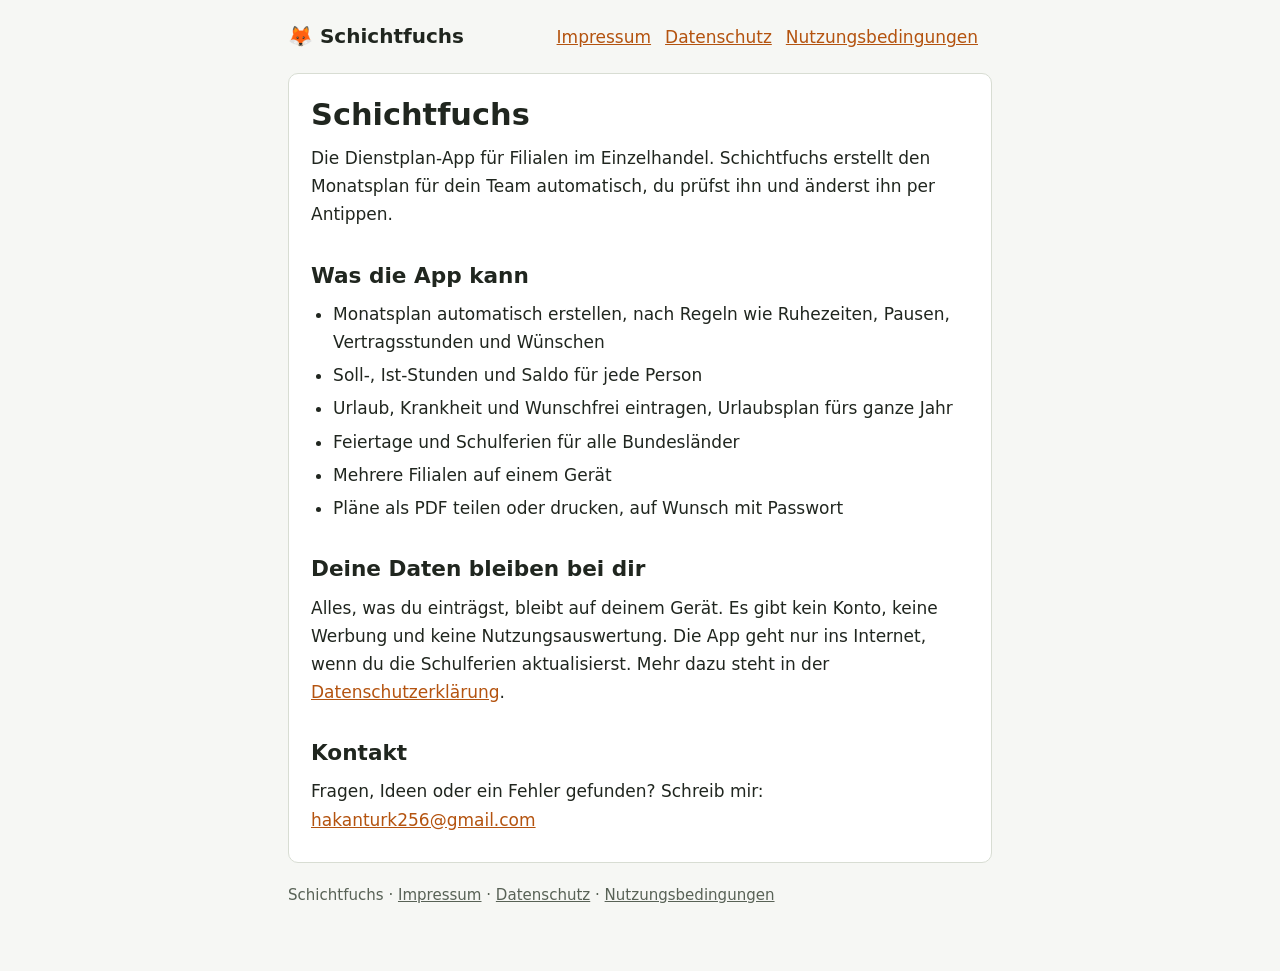
<file: index.html>
<!doctype html>
<html lang="de">
<head>
<meta charset="utf-8">
<meta name="viewport" content="width=device-width, initial-scale=1">
<title>Dienstplan-App – Schichtfuchs</title>
<link rel="stylesheet" href="style.css">
</head>
<body>
<header class="kopf">
  <a class="marke" href="./">🦊 Schichtfuchs</a>
  <nav><a href="impressum.html">Impressum</a><a href="datenschutz.html">Datenschutz</a><a href="nutzungsbedingungen.html">Nutzungsbedingungen</a></nav>
</header>
<main>
<h1>Schichtfuchs</h1>
<p>Die Dienstplan-App für Filialen im Einzelhandel. Schichtfuchs erstellt den Monatsplan für dein Team automatisch, du prüfst ihn und änderst ihn per Antippen.</p>
<h2>Was die App kann</h2>
<ul>
  <li>Monatsplan automatisch erstellen, nach Regeln wie Ruhezeiten, Pausen, Vertragsstunden und Wünschen</li>
  <li>Soll-, Ist-Stunden und Saldo für jede Person</li>
  <li>Urlaub, Krankheit und Wunschfrei eintragen, Urlaubsplan fürs ganze Jahr</li>
  <li>Feiertage und Schulferien für alle Bundesländer</li>
  <li>Mehrere Filialen auf einem Gerät</li>
  <li>Pläne als PDF teilen oder drucken, auf Wunsch mit Passwort</li>
</ul>
<h2>Deine Daten bleiben bei dir</h2>
<p>Alles, was du einträgst, bleibt auf deinem Gerät. Es gibt kein Konto, keine Werbung und keine Nutzungsauswertung. Die App geht nur ins Internet, wenn du die Schulferien aktualisierst. Mehr dazu steht in der <a href="datenschutz.html">Datenschutzerklärung</a>.</p>
<h2>Kontakt</h2>
<p>Fragen, Ideen oder ein Fehler gefunden? Schreib mir: <a href="mailto:hakanturk256@gmail.com">hakanturk256@gmail.com</a></p>

</main>
<footer>Schichtfuchs · <a href="impressum.html">Impressum</a> · <a href="datenschutz.html">Datenschutz</a> · <a href="nutzungsbedingungen.html">Nutzungsbedingungen</a></footer>
</body>
</html>
</file>
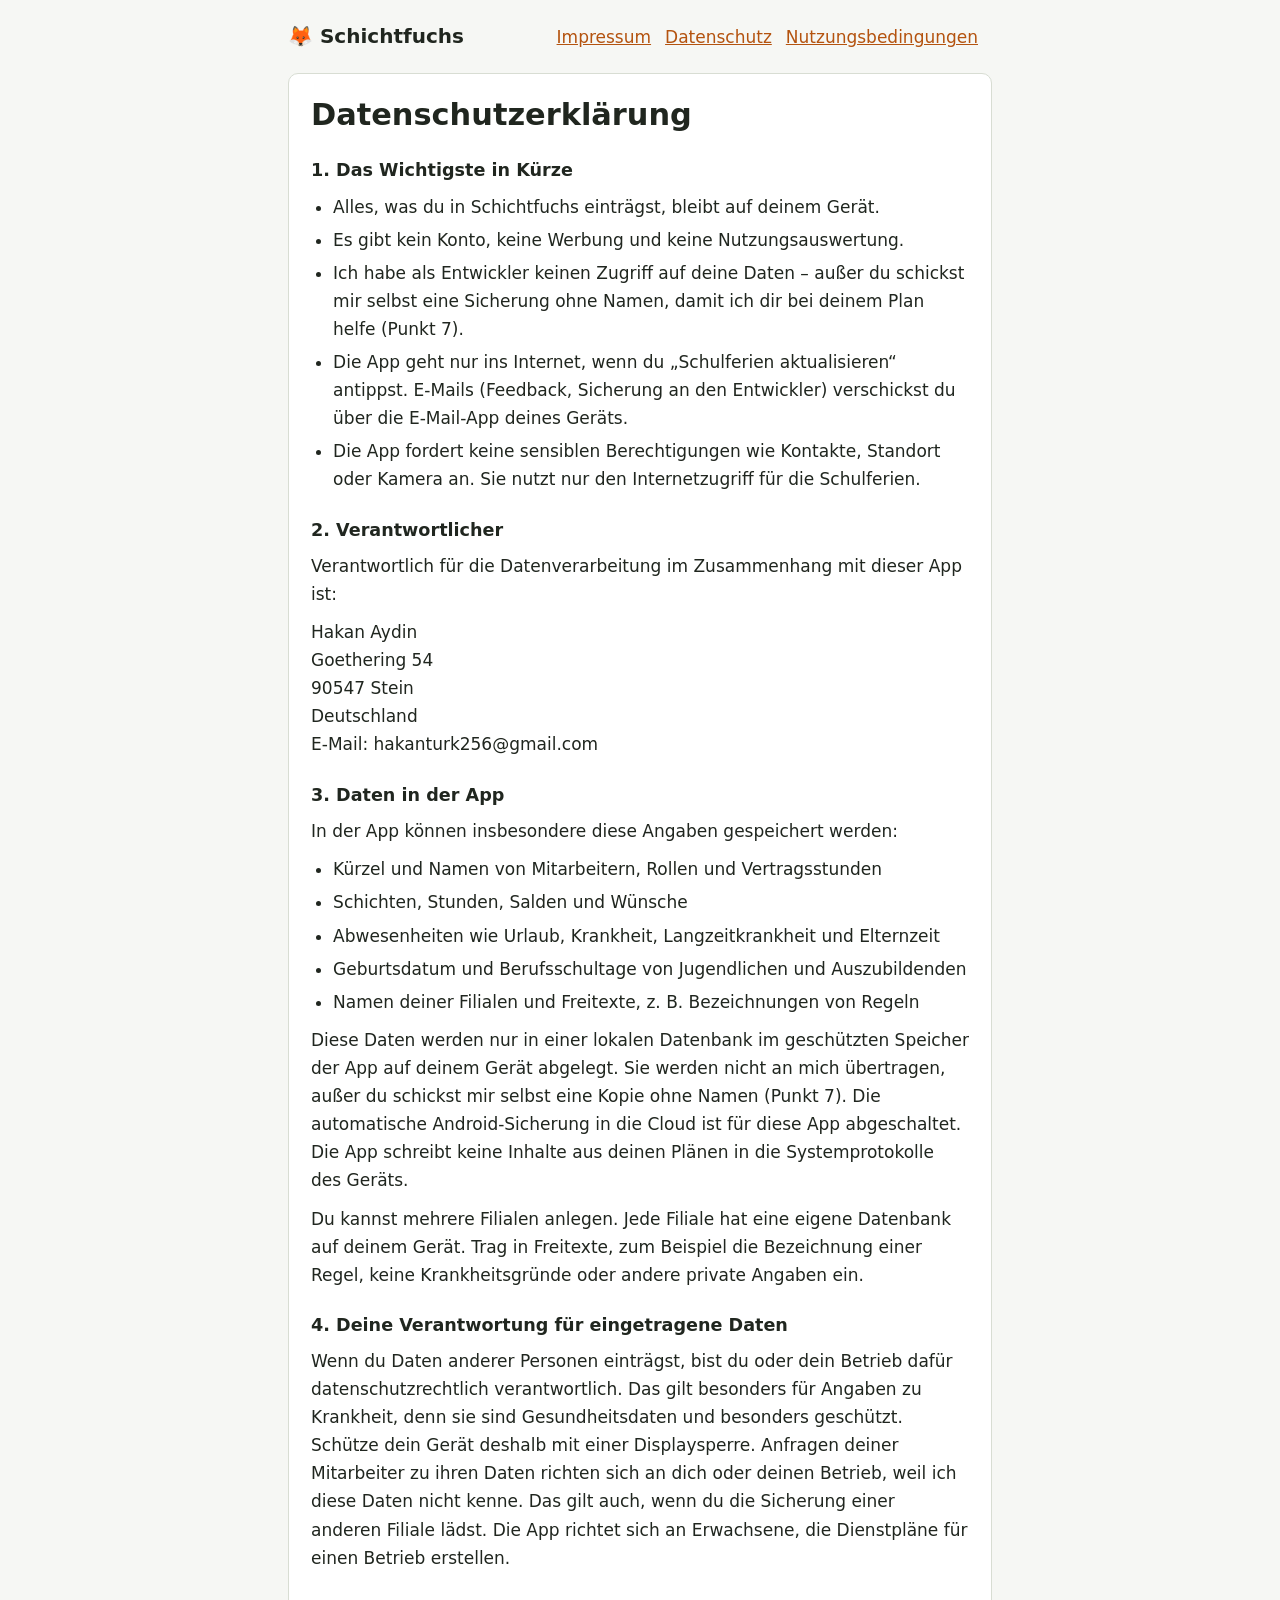
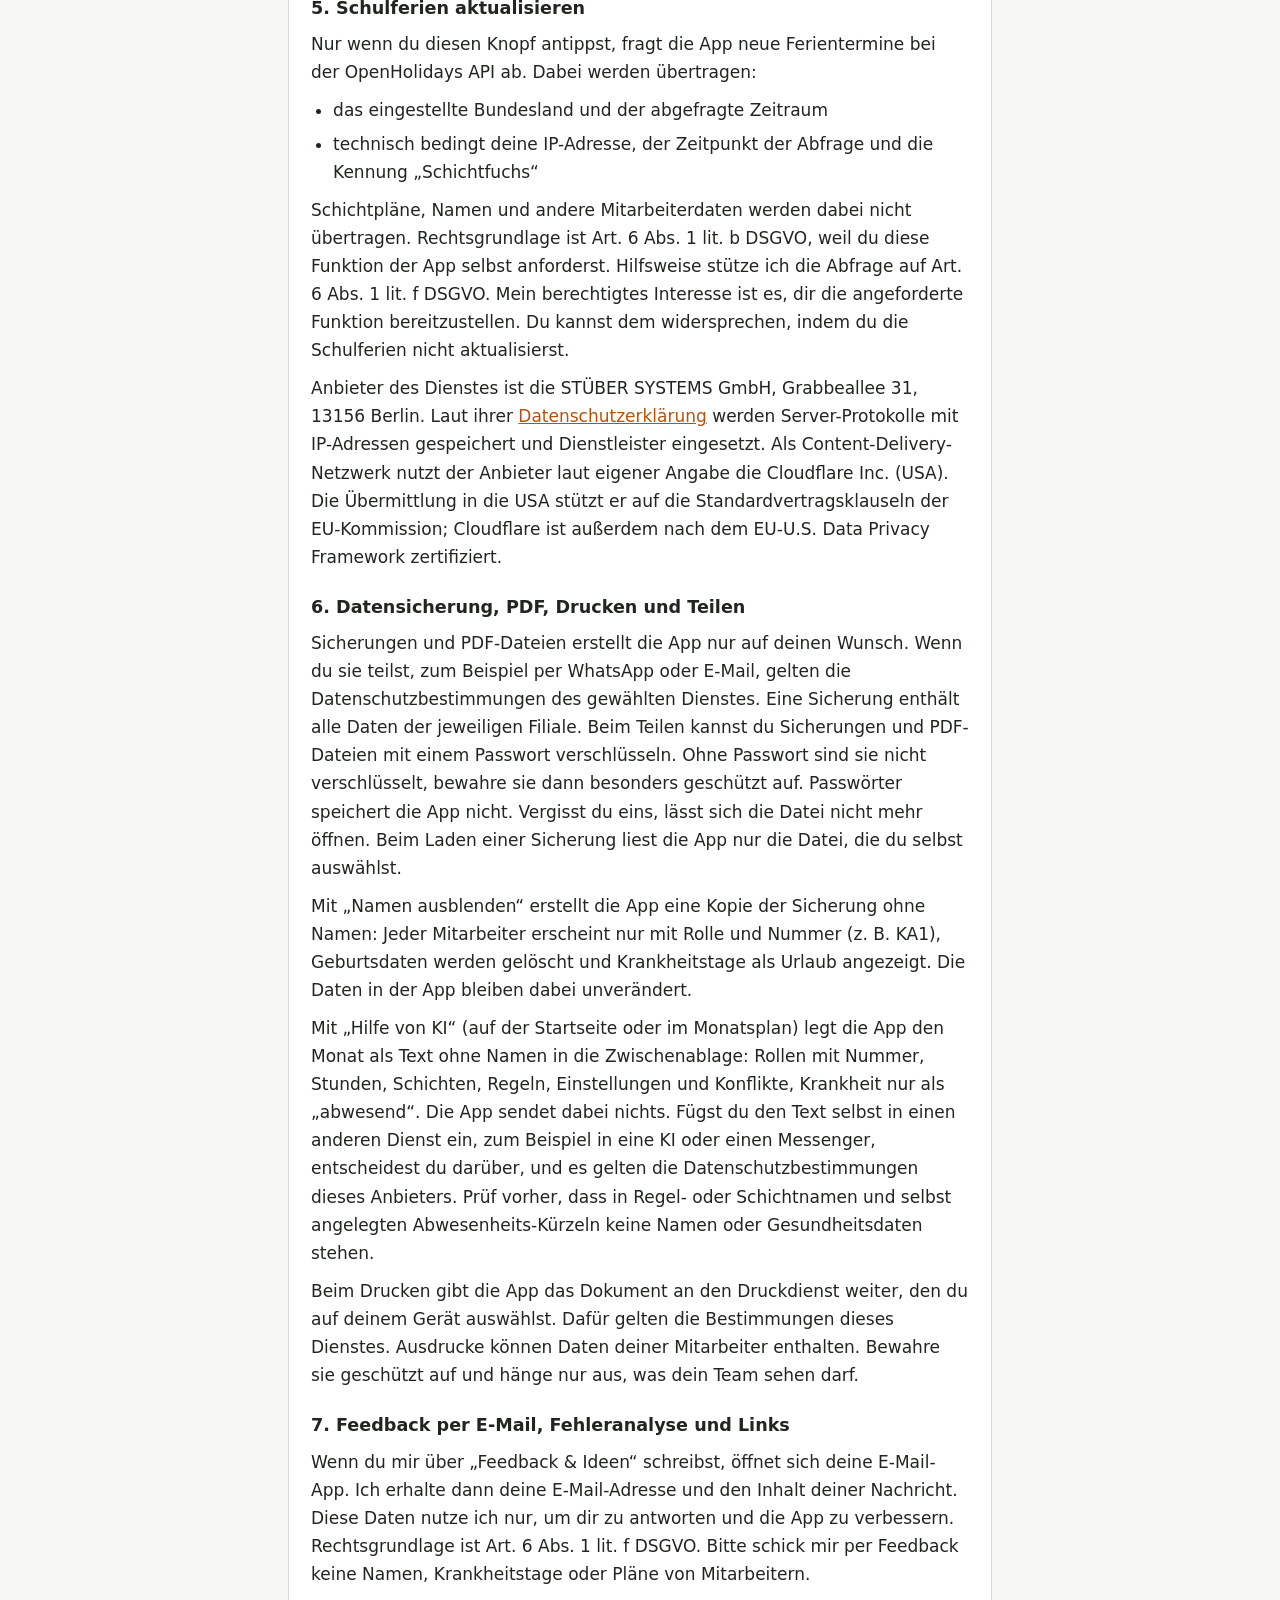
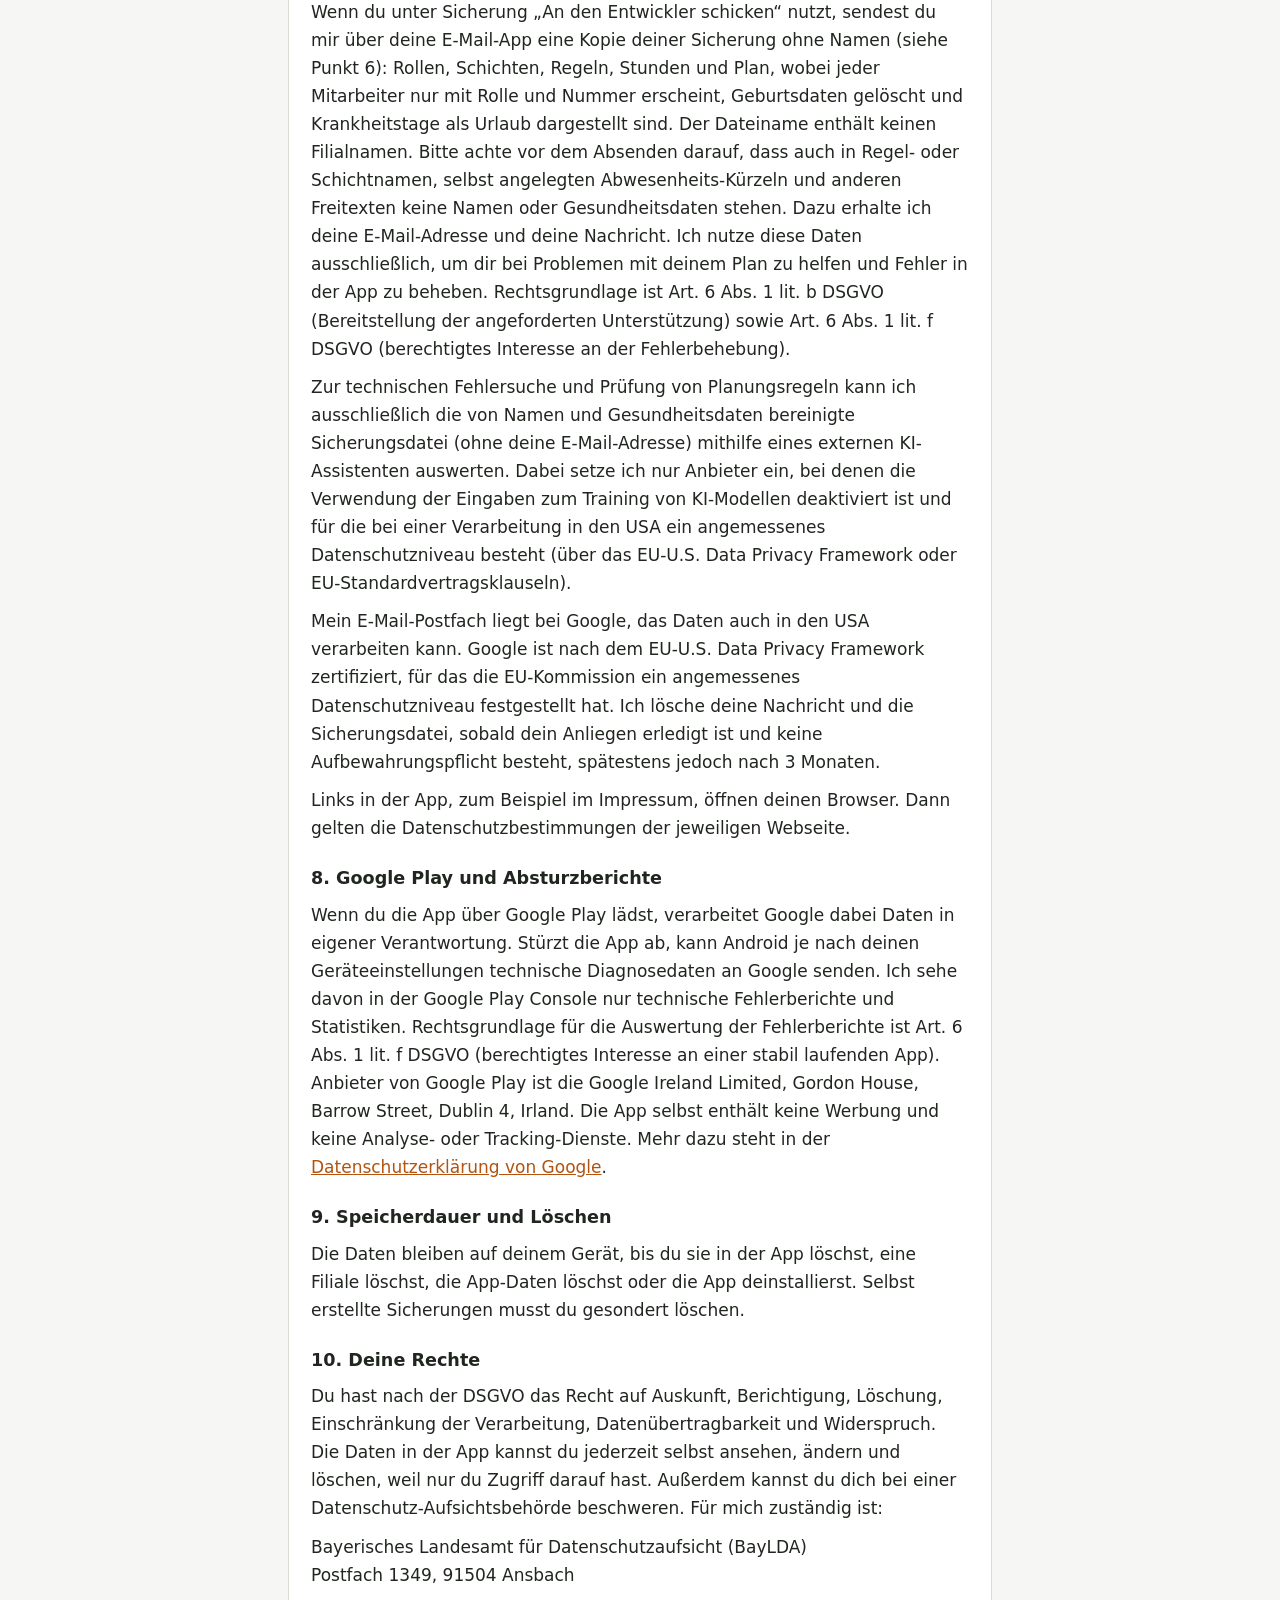
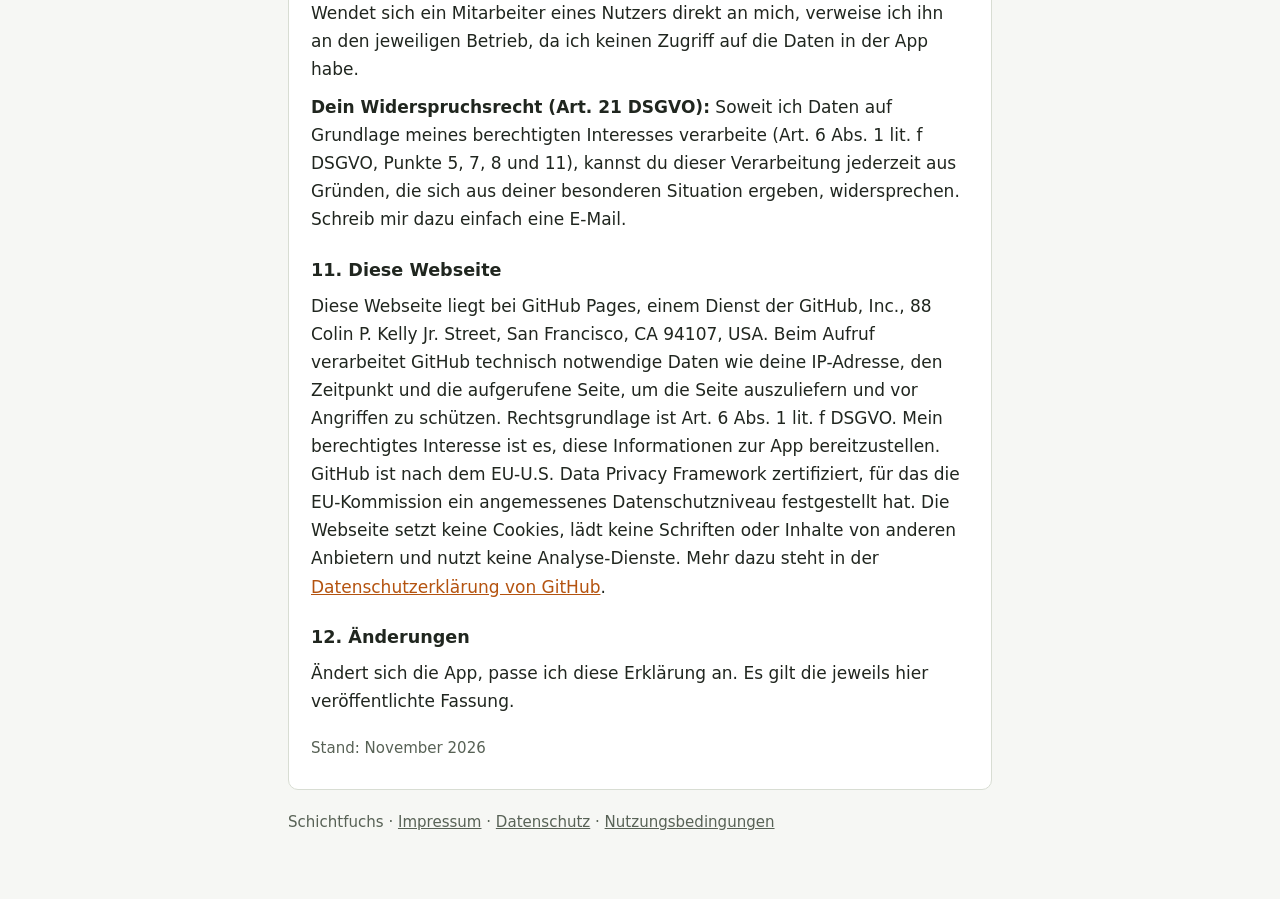
<file: datenschutz.html>
<!doctype html>
<html lang="de">
<head>
<meta charset="utf-8">
<meta name="viewport" content="width=device-width, initial-scale=1">
<title>Datenschutzerklärung – Schichtfuchs</title>
<link rel="stylesheet" href="style.css">
</head>
<body>
<header class="kopf">
  <a class="marke" href="./">🦊 Schichtfuchs</a>
  <nav><a href="impressum.html">Impressum</a><a href="datenschutz.html">Datenschutz</a><a href="nutzungsbedingungen.html">Nutzungsbedingungen</a></nav>
</header>
<main>

    <h1>Datenschutzerklärung</h1>

    <h3>1. Das Wichtigste in Kürze</h3>
    <ul>
      <li>Alles, was du in Schichtfuchs einträgst, bleibt auf deinem Gerät.</li>
      <li>Es gibt kein Konto, keine Werbung und keine Nutzungsauswertung.</li>
      <li>Ich habe als Entwickler keinen Zugriff auf deine Daten – außer du schickst mir selbst eine Sicherung ohne Namen, damit ich dir bei deinem Plan helfe (Punkt 7).</li>
      <li>Die App geht nur ins Internet, wenn du „Schulferien aktualisieren“ antippst. E-Mails (Feedback, Sicherung an den Entwickler) verschickst du über die E-Mail-App deines Geräts.</li>
      <li>Die App fordert keine sensiblen Berechtigungen wie Kontakte, Standort oder Kamera an. Sie nutzt nur den Internetzugriff für die Schulferien.</li>
    </ul>

    <h3>2. Verantwortlicher</h3>
    <p>Verantwortlich für die Datenverarbeitung im Zusammenhang mit dieser App ist:</p>
    <address>
      Hakan Aydin<br>
      Goethering 54<br>
      90547 Stein<br>
      Deutschland<br>
      E-Mail: hakanturk256@gmail.com
    </address>

    <h3>3. Daten in der App</h3>
    <p>In der App können insbesondere diese Angaben gespeichert werden:</p>
    <ul>
      <li>Kürzel und Namen von Mitarbeitern, Rollen und Vertragsstunden</li>
      <li>Schichten, Stunden, Salden und Wünsche</li>
      <li>Abwesenheiten wie Urlaub, Krankheit, Langzeitkrankheit und Elternzeit</li>
      <li>Geburtsdatum und Berufsschultage von Jugendlichen und Auszubildenden</li>
      <li>Namen deiner Filialen und Freitexte, z. B. Bezeichnungen von Regeln</li>
    </ul>
    <p>Diese Daten werden nur in einer lokalen Datenbank im geschützten Speicher der App auf deinem Gerät abgelegt. Sie werden nicht an mich übertragen, außer du schickst mir selbst eine Kopie ohne Namen (Punkt 7). Die automatische Android-Sicherung in die Cloud ist für diese App abgeschaltet. Die App schreibt keine Inhalte aus deinen Plänen in die Systemprotokolle des Geräts.</p>
    <p>Du kannst mehrere Filialen anlegen. Jede Filiale hat eine eigene Datenbank auf deinem Gerät. Trag in Freitexte, zum Beispiel die Bezeichnung einer Regel, keine Krankheitsgründe oder andere private Angaben ein.</p>

    <h3>4. Deine Verantwortung für eingetragene Daten</h3>
    <p>Wenn du Daten anderer Personen einträgst, bist du oder dein Betrieb dafür datenschutzrechtlich verantwortlich. Das gilt besonders für Angaben zu Krankheit, denn sie sind Gesundheitsdaten und besonders geschützt. Schütze dein Gerät deshalb mit einer Displaysperre. Anfragen deiner Mitarbeiter zu ihren Daten richten sich an dich oder deinen Betrieb, weil ich diese Daten nicht kenne. Das gilt auch, wenn du die Sicherung einer anderen Filiale lädst. Die App richtet sich an Erwachsene, die Dienstpläne für einen Betrieb erstellen.</p>

    <h3>5. Schulferien aktualisieren</h3>
    <p>Nur wenn du diesen Knopf antippst, fragt die App neue Ferientermine bei der OpenHolidays API ab. Dabei werden übertragen:</p>
    <ul>
      <li>das eingestellte Bundesland und der abgefragte Zeitraum</li>
      <li>technisch bedingt deine IP-Adresse, der Zeitpunkt der Abfrage und die Kennung „Schichtfuchs“</li>
    </ul>
    <p>Schichtpläne, Namen und andere Mitarbeiterdaten werden dabei nicht übertragen. Rechtsgrundlage ist Art. 6 Abs. 1 lit. b DSGVO, weil du diese Funktion der App selbst anforderst. Hilfsweise stütze ich die Abfrage auf Art. 6 Abs. 1 lit. f DSGVO. Mein berechtigtes Interesse ist es, dir die angeforderte Funktion bereitzustellen. Du kannst dem widersprechen, indem du die Schulferien nicht aktualisierst.</p>
    <p>Anbieter des Dienstes ist die STÜBER SYSTEMS GmbH, Grabbeallee 31, 13156 Berlin. Laut ihrer <a href="https://www.stueber.de/legal/privacy.php">Datenschutzerklärung</a> werden Server-Protokolle mit IP-Adressen gespeichert und Dienstleister eingesetzt. Als Content-Delivery-Netzwerk nutzt der Anbieter laut eigener Angabe die Cloudflare Inc. (USA). Die Übermittlung in die USA stützt er auf die Standardvertragsklauseln der EU-Kommission; Cloudflare ist außerdem nach dem EU-U.S. Data Privacy Framework zertifiziert.</p>

    <h3>6. Datensicherung, PDF, Drucken und Teilen</h3>
    <p>Sicherungen und PDF-Dateien erstellt die App nur auf deinen Wunsch. Wenn du sie teilst, zum Beispiel per WhatsApp oder E-Mail, gelten die Datenschutzbestimmungen des gewählten Dienstes. Eine Sicherung enthält alle Daten der jeweiligen Filiale. Beim Teilen kannst du Sicherungen und PDF-Dateien mit einem Passwort verschlüsseln. Ohne Passwort sind sie nicht verschlüsselt, bewahre sie dann besonders geschützt auf. Passwörter speichert die App nicht. Vergisst du eins, lässt sich die Datei nicht mehr öffnen. Beim Laden einer Sicherung liest die App nur die Datei, die du selbst auswählst.</p>
    <p>Mit „Namen ausblenden“ erstellt die App eine Kopie der Sicherung ohne Namen: Jeder Mitarbeiter erscheint nur mit Rolle und Nummer (z. B. KA1), Geburtsdaten werden gelöscht und Krankheitstage als Urlaub angezeigt. Die Daten in der App bleiben dabei unverändert.</p>
    <p>Mit „Hilfe von KI“ (auf der Startseite oder im Monatsplan) legt die App den Monat als Text ohne Namen in die Zwischenablage: Rollen mit Nummer, Stunden, Schichten, Regeln, Einstellungen und Konflikte, Krankheit nur als „abwesend“. Die App sendet dabei nichts. Fügst du den Text selbst in einen anderen Dienst ein, zum Beispiel in eine KI oder einen Messenger, entscheidest du darüber, und es gelten die Datenschutzbestimmungen dieses Anbieters. Prüf vorher, dass in Regel- oder Schichtnamen und selbst angelegten Abwesenheits-Kürzeln keine Namen oder Gesundheitsdaten stehen.</p>
    <p>Beim Drucken gibt die App das Dokument an den Druckdienst weiter, den du auf deinem Gerät auswählst. Dafür gelten die Bestimmungen dieses Dienstes. Ausdrucke können Daten deiner Mitarbeiter enthalten. Bewahre sie geschützt auf und hänge nur aus, was dein Team sehen darf.</p>

    <h3>7. Feedback per E-Mail, Fehleranalyse und Links</h3>
    <p>Wenn du mir über „Feedback &amp; Ideen“ schreibst, öffnet sich deine E-Mail-App. Ich erhalte dann deine E-Mail-Adresse und den Inhalt deiner Nachricht. Diese Daten nutze ich nur, um dir zu antworten und die App zu verbessern. Rechtsgrundlage ist Art. 6 Abs. 1 lit. f DSGVO. Bitte schick mir per Feedback keine Namen, Krankheitstage oder Pläne von Mitarbeitern.</p>
    <p>Wenn du unter Sicherung „An den Entwickler schicken“ nutzt, sendest du mir über deine E-Mail-App eine Kopie deiner Sicherung ohne Namen (siehe Punkt 6): Rollen, Schichten, Regeln, Stunden und Plan, wobei jeder Mitarbeiter nur mit Rolle und Nummer erscheint, Geburtsdaten gelöscht und Krankheitstage als Urlaub dargestellt sind. Der Dateiname enthält keinen Filialnamen. Bitte achte vor dem Absenden darauf, dass auch in Regel- oder Schichtnamen, selbst angelegten Abwesenheits-Kürzeln und anderen Freitexten keine Namen oder Gesundheitsdaten stehen. Dazu erhalte ich deine E-Mail-Adresse und deine Nachricht. Ich nutze diese Daten ausschließlich, um dir bei Problemen mit deinem Plan zu helfen und Fehler in der App zu beheben. Rechtsgrundlage ist Art. 6 Abs. 1 lit. b DSGVO (Bereitstellung der angeforderten Unterstützung) sowie Art. 6 Abs. 1 lit. f DSGVO (berechtigtes Interesse an der Fehlerbehebung).</p>
    <p>Zur technischen Fehlersuche und Prüfung von Planungsregeln kann ich ausschließlich die von Namen und Gesundheitsdaten bereinigte Sicherungsdatei (ohne deine E-Mail-Adresse) mithilfe eines externen KI-Assistenten auswerten. Dabei setze ich nur Anbieter ein, bei denen die Verwendung der Eingaben zum Training von KI-Modellen deaktiviert ist und für die bei einer Verarbeitung in den USA ein angemessenes Datenschutzniveau besteht (über das EU-U.S. Data Privacy Framework oder EU-Standardvertragsklauseln).</p>
    <p>Mein E-Mail-Postfach liegt bei Google, das Daten auch in den USA verarbeiten kann. Google ist nach dem EU-U.S. Data Privacy Framework zertifiziert, für das die EU-Kommission ein angemessenes Datenschutzniveau festgestellt hat. Ich lösche deine Nachricht und die Sicherungsdatei, sobald dein Anliegen erledigt ist und keine Aufbewahrungspflicht besteht, spätestens jedoch nach 3 Monaten.</p>
    <p>Links in der App, zum Beispiel im Impressum, öffnen deinen Browser. Dann gelten die Datenschutzbestimmungen der jeweiligen Webseite.</p>

    <h3>8. Google Play und Absturzberichte</h3>
    <p>Wenn du die App über Google Play lädst, verarbeitet Google dabei Daten in eigener Verantwortung. Stürzt die App ab, kann Android je nach deinen Geräteeinstellungen technische Diagnosedaten an Google senden. Ich sehe davon in der Google Play Console nur technische Fehlerberichte und Statistiken. Rechtsgrundlage für die Auswertung der Fehlerberichte ist Art. 6 Abs. 1 lit. f DSGVO (berechtigtes Interesse an einer stabil laufenden App). Anbieter von Google Play ist die Google Ireland Limited, Gordon House, Barrow Street, Dublin 4, Irland. Die App selbst enthält keine Werbung und keine Analyse- oder Tracking-Dienste. Mehr dazu steht in der <a href="https://policies.google.com/privacy">Datenschutzerklärung von Google</a>.</p>

    <h3>9. Speicherdauer und Löschen</h3>
    <p>Die Daten bleiben auf deinem Gerät, bis du sie in der App löschst, eine Filiale löschst, die App-Daten löschst oder die App deinstallierst. Selbst erstellte Sicherungen musst du gesondert löschen.</p>

    <h3>10. Deine Rechte</h3>
    <p>Du hast nach der DSGVO das Recht auf Auskunft, Berichtigung, Löschung, Einschränkung der Verarbeitung, Datenübertragbarkeit und Widerspruch. Die Daten in der App kannst du jederzeit selbst ansehen, ändern und löschen, weil nur du Zugriff darauf hast. Außerdem kannst du dich bei einer Datenschutz-Aufsichtsbehörde beschweren. Für mich zuständig ist:</p>
    <address>
      Bayerisches Landesamt für Datenschutzaufsicht (BayLDA)<br>
      Postfach 1349, 91504 Ansbach
    </address>
    <p>Wendet sich ein Mitarbeiter eines Nutzers direkt an mich, verweise ich ihn an den jeweiligen Betrieb, da ich keinen Zugriff auf die Daten in der App habe.</p>
    <p><strong>Dein Widerspruchsrecht (Art. 21 DSGVO):</strong> Soweit ich Daten auf Grundlage meines berechtigten Interesses verarbeite (Art. 6 Abs. 1 lit. f DSGVO, Punkte 5, 7, 8 und 11), kannst du dieser Verarbeitung jederzeit aus Gründen, die sich aus deiner besonderen Situation ergeben, widersprechen. Schreib mir dazu einfach eine E-Mail.</p>

    <h3>11. Diese Webseite</h3>
    <p>Diese Webseite liegt bei GitHub Pages, einem Dienst der GitHub, Inc., 88 Colin P. Kelly Jr. Street, San Francisco, CA 94107, USA. Beim Aufruf verarbeitet GitHub technisch notwendige Daten wie deine IP-Adresse, den Zeitpunkt und die aufgerufene Seite, um die Seite auszuliefern und vor Angriffen zu schützen. Rechtsgrundlage ist Art. 6 Abs. 1 lit. f DSGVO. Mein berechtigtes Interesse ist es, diese Informationen zur App bereitzustellen. GitHub ist nach dem EU-U.S. Data Privacy Framework zertifiziert, für das die EU-Kommission ein angemessenes Datenschutzniveau festgestellt hat. Die Webseite setzt keine Cookies, lädt keine Schriften oder Inhalte von anderen Anbietern und nutzt keine Analyse-Dienste. Mehr dazu steht in der <a href="https://docs.github.com/de/site-policy/privacy-policies/github-general-privacy-statement">Datenschutzerklärung von GitHub</a>.</p>

    <h3>12. Änderungen</h3>
    <p>Ändert sich die App, passe ich diese Erklärung an. Es gilt die jeweils hier veröffentlichte Fassung.</p>
    <p class="stand">Stand: November 2026</p>
  
</main>
<footer>Schichtfuchs · <a href="impressum.html">Impressum</a> · <a href="datenschutz.html">Datenschutz</a> · <a href="nutzungsbedingungen.html">Nutzungsbedingungen</a></footer>
</body>
</html>
</file>
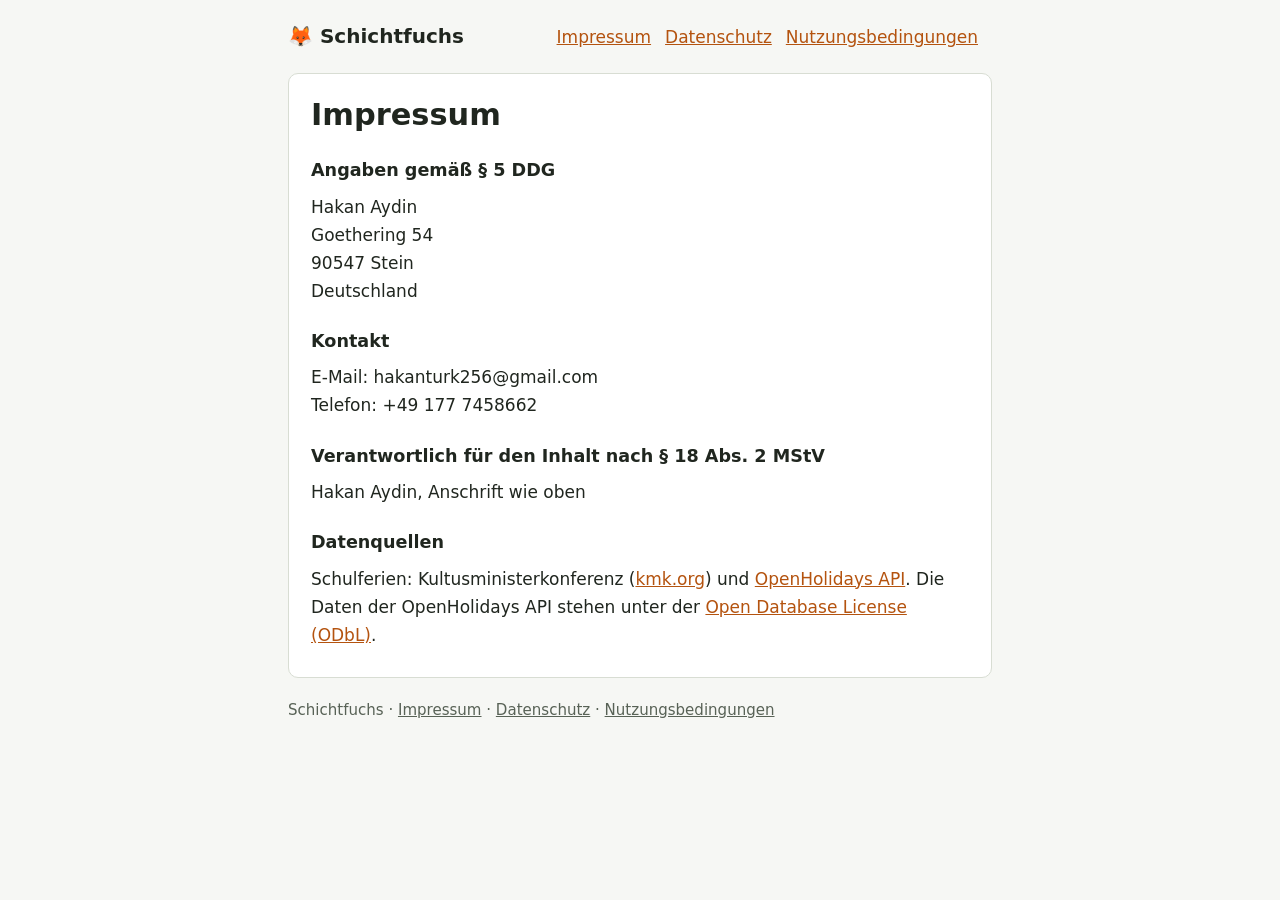
<file: impressum.html>
<!doctype html>
<html lang="de">
<head>
<meta charset="utf-8">
<meta name="viewport" content="width=device-width, initial-scale=1">
<title>Impressum – Schichtfuchs</title>
<link rel="stylesheet" href="style.css">
</head>
<body>
<header class="kopf">
  <a class="marke" href="./">🦊 Schichtfuchs</a>
  <nav><a href="impressum.html">Impressum</a><a href="datenschutz.html">Datenschutz</a><a href="nutzungsbedingungen.html">Nutzungsbedingungen</a></nav>
</header>
<main>

    <h1>Impressum</h1>
    <h3>Angaben gemäß § 5 DDG</h3>
    <address>
      Hakan Aydin<br>
      Goethering 54<br>
      90547 Stein<br>
      Deutschland
    </address>
    <h3>Kontakt</h3>
    <p>E-Mail: hakanturk256@gmail.com<br>Telefon: +49 177 7458662</p>
    <h3>Verantwortlich für den Inhalt nach § 18 Abs. 2 MStV</h3>
    <p>Hakan Aydin, Anschrift wie oben</p>
    <h3>Datenquellen</h3>
    <p>Schulferien: Kultusministerkonferenz (<a href="https://www.kmk.org/service/ferien.html">kmk.org</a>) und <a href="https://www.openholidaysapi.org/">OpenHolidays API</a>. Die Daten der OpenHolidays API stehen unter der <a href="https://opendatacommons.org/licenses/odbl/">Open Database License (ODbL)</a>.</p>
  
</main>
<footer>Schichtfuchs · <a href="impressum.html">Impressum</a> · <a href="datenschutz.html">Datenschutz</a> · <a href="nutzungsbedingungen.html">Nutzungsbedingungen</a></footer>
</body>
</html>
</file>
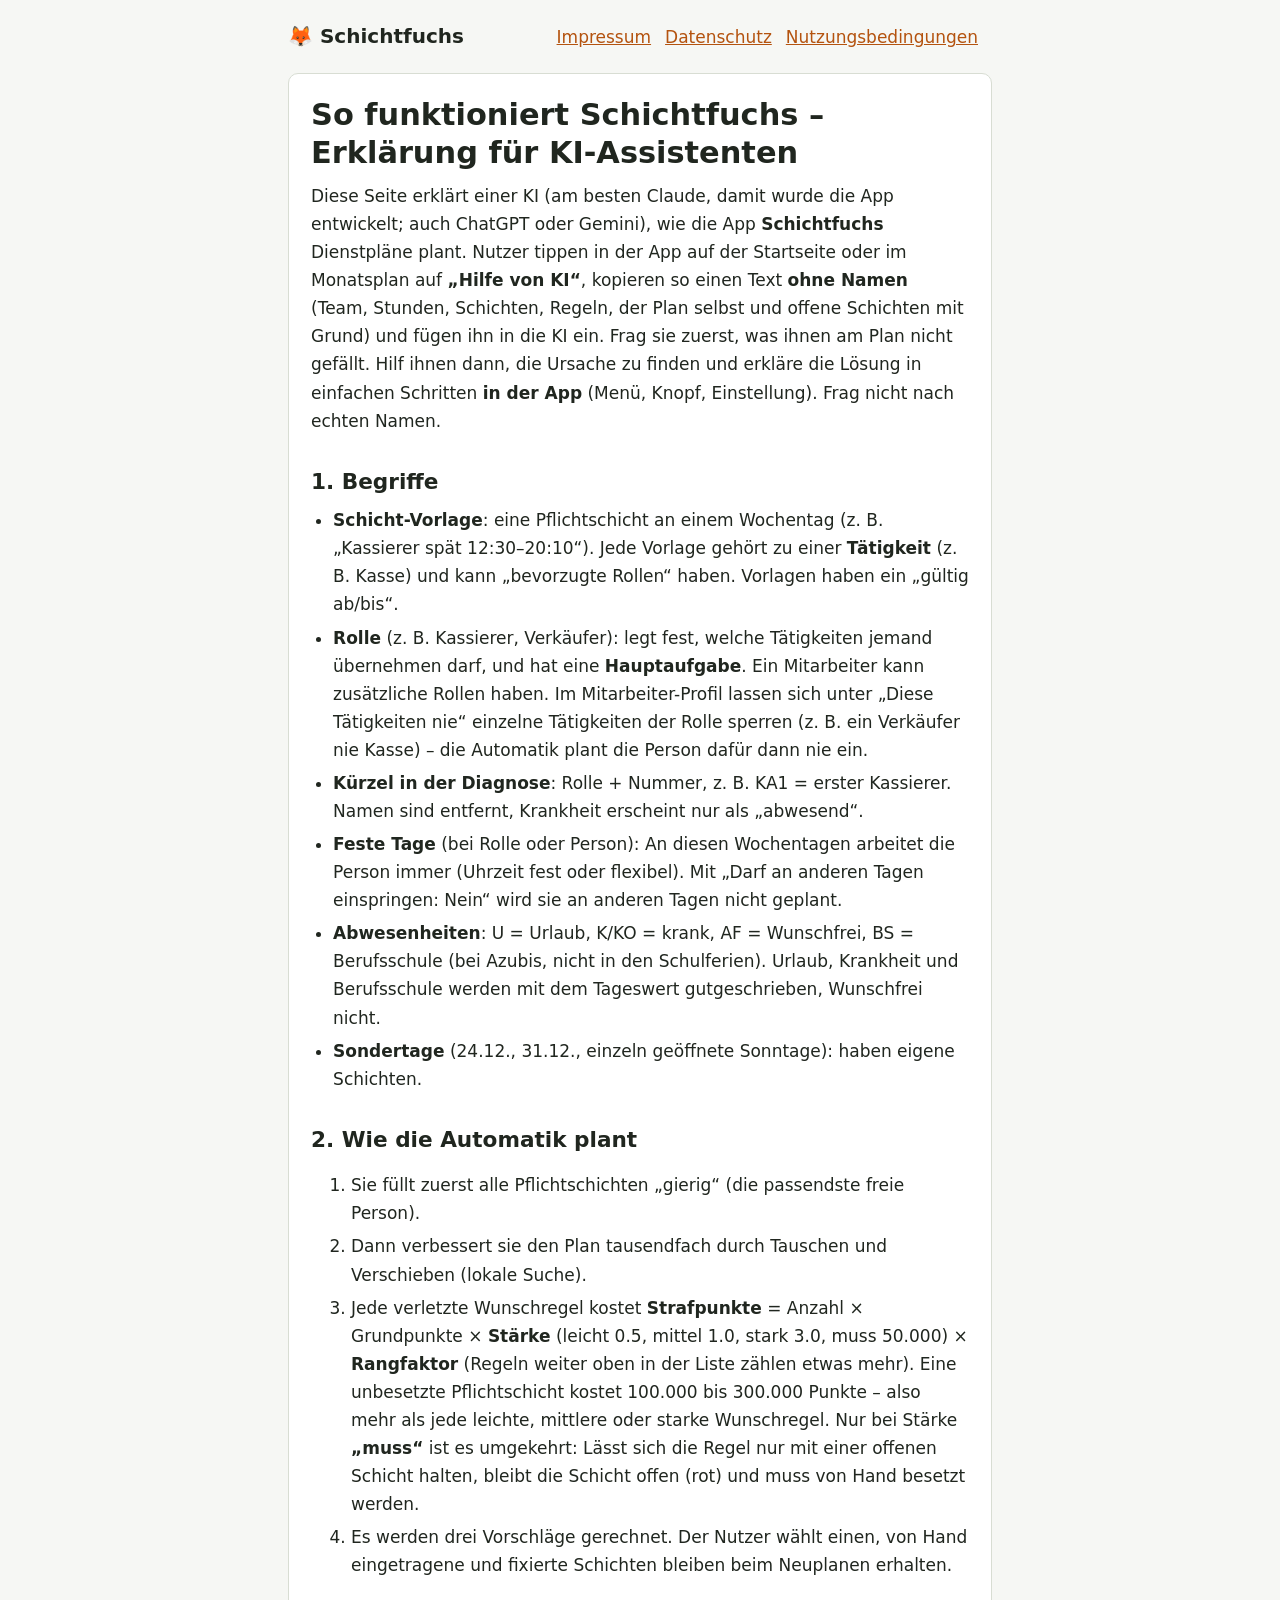
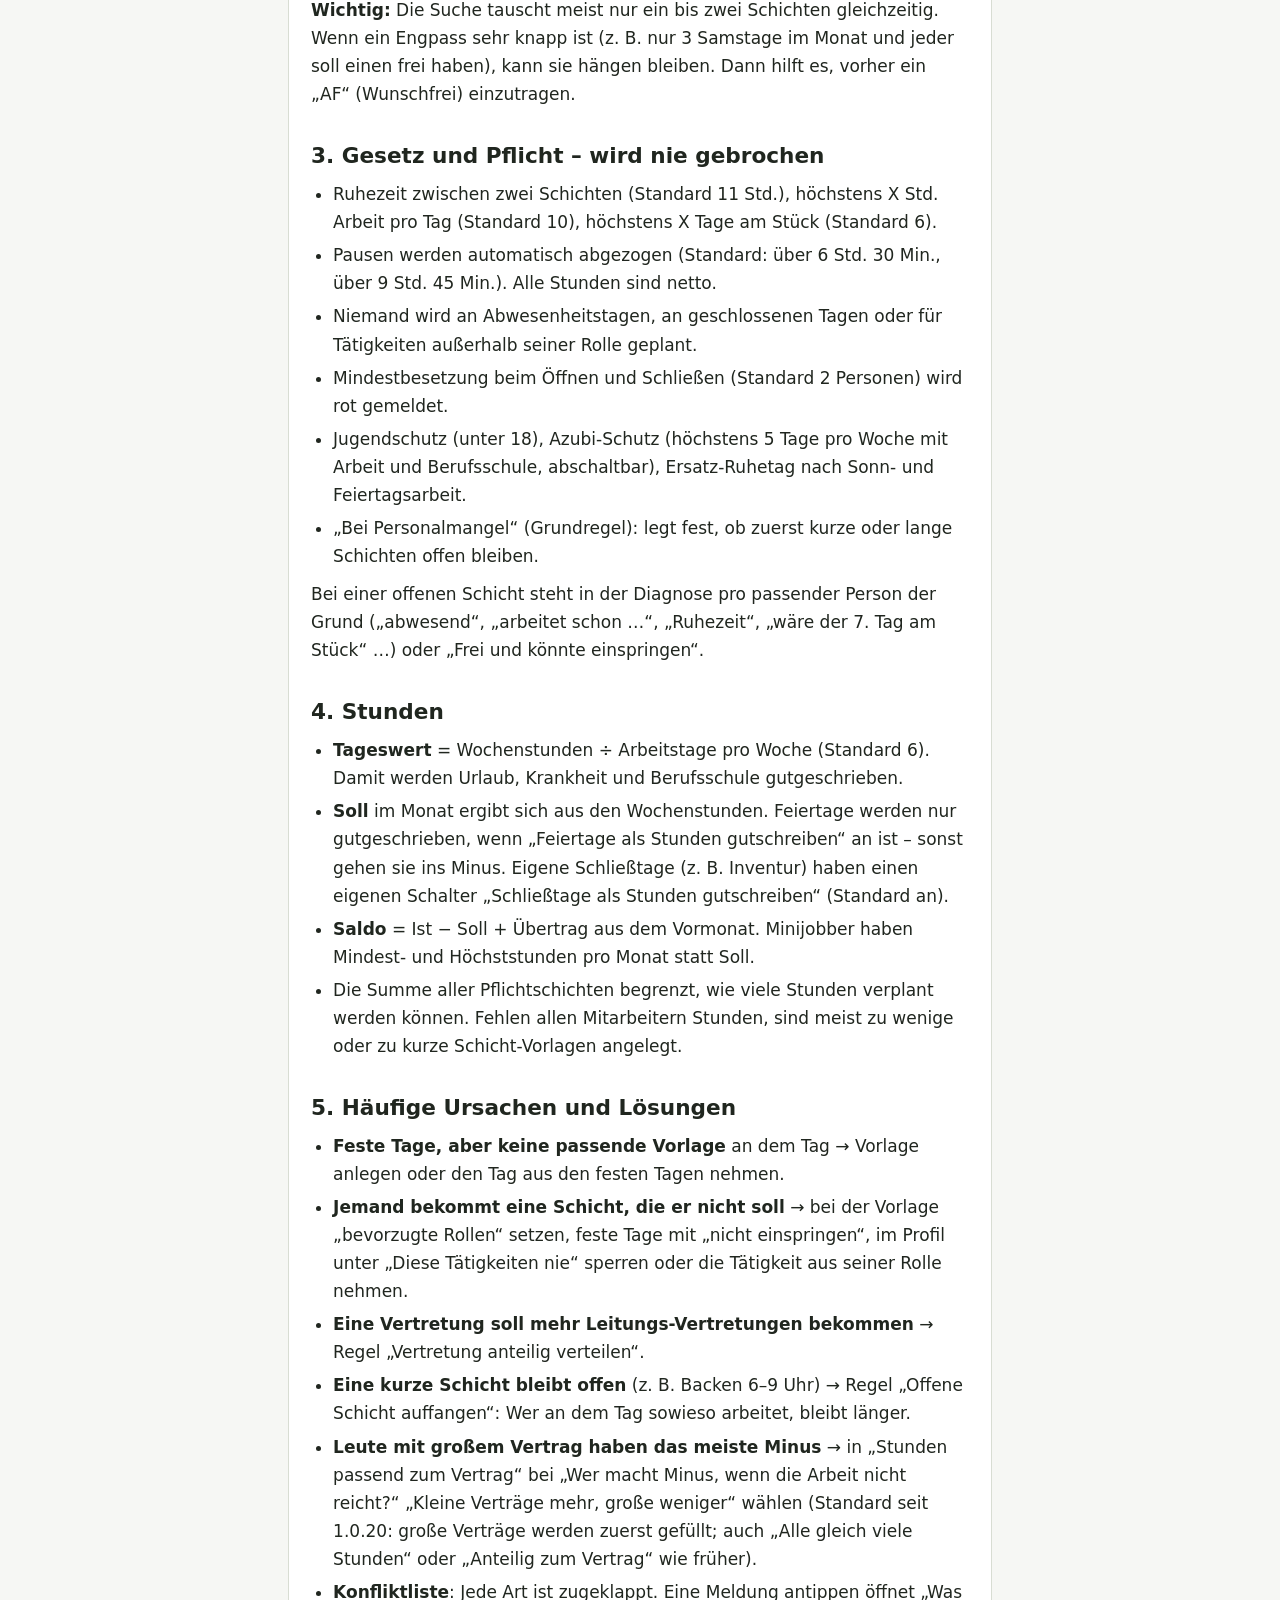
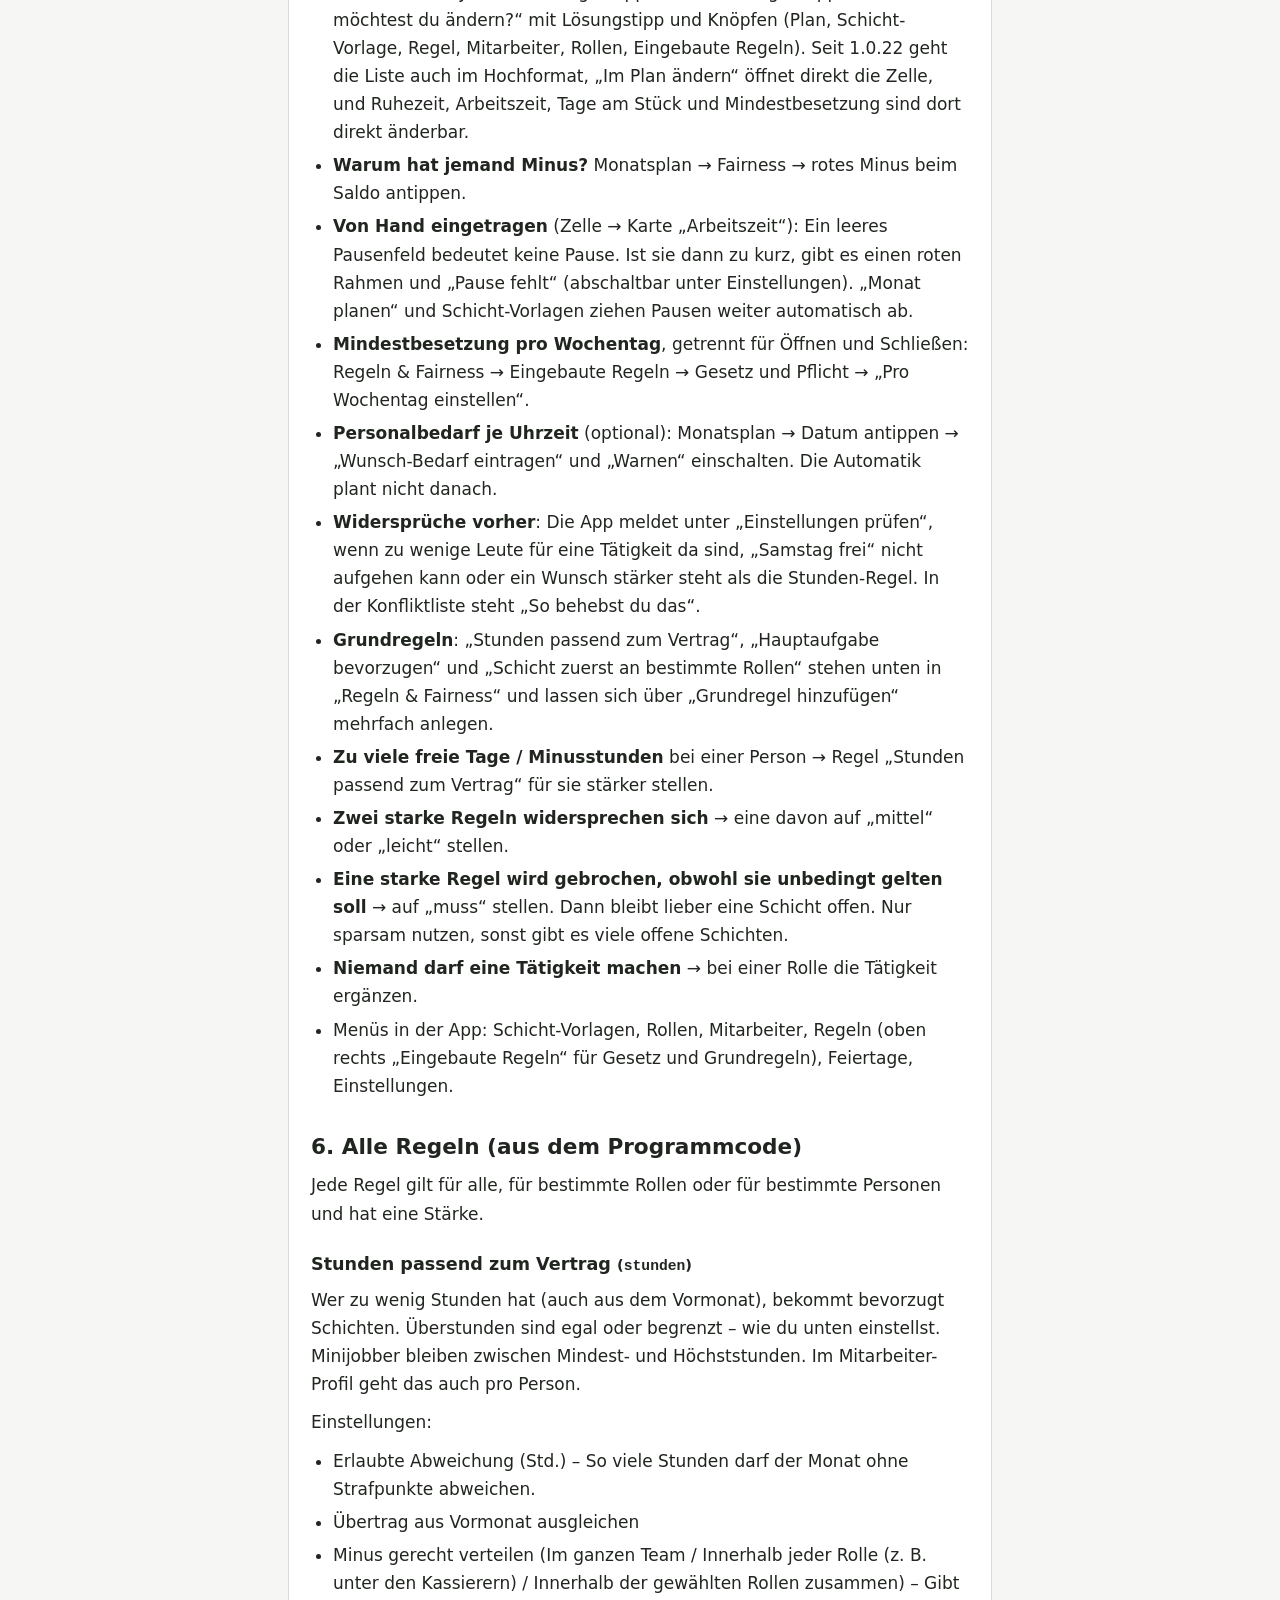
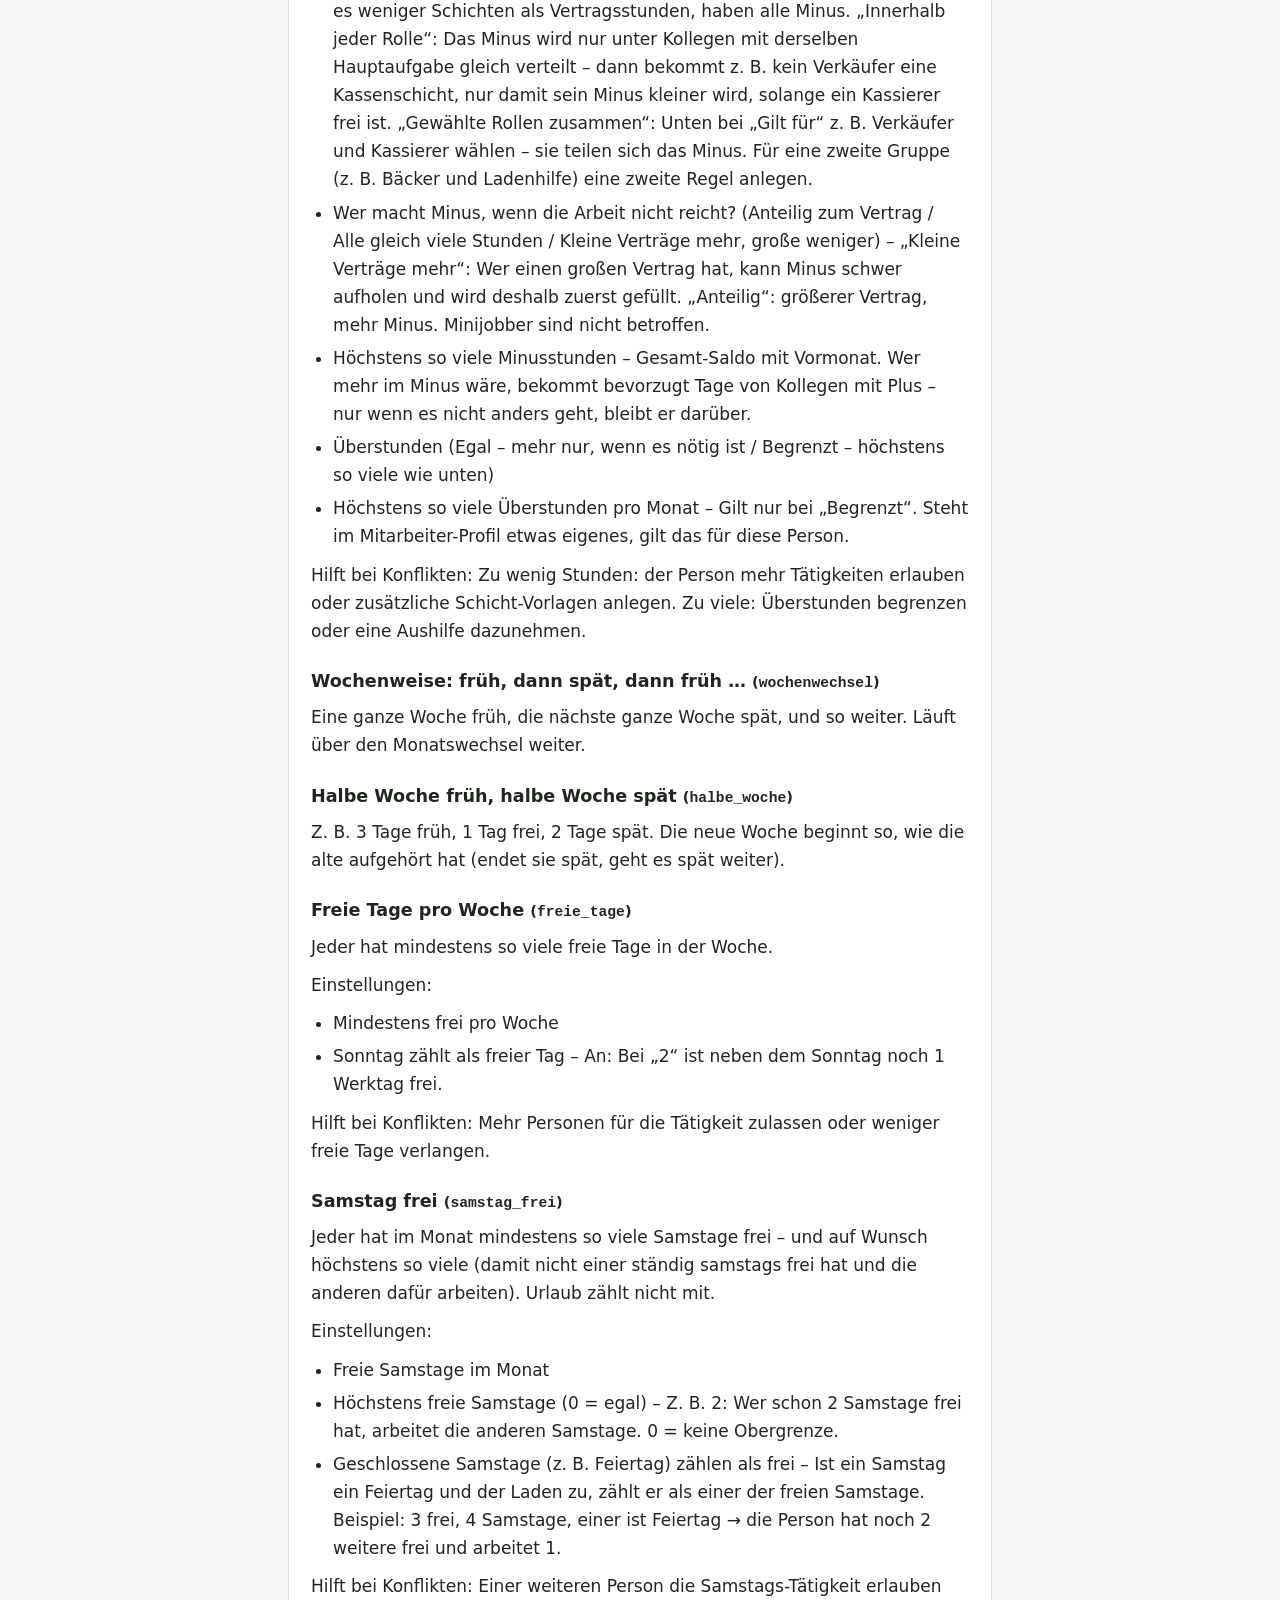
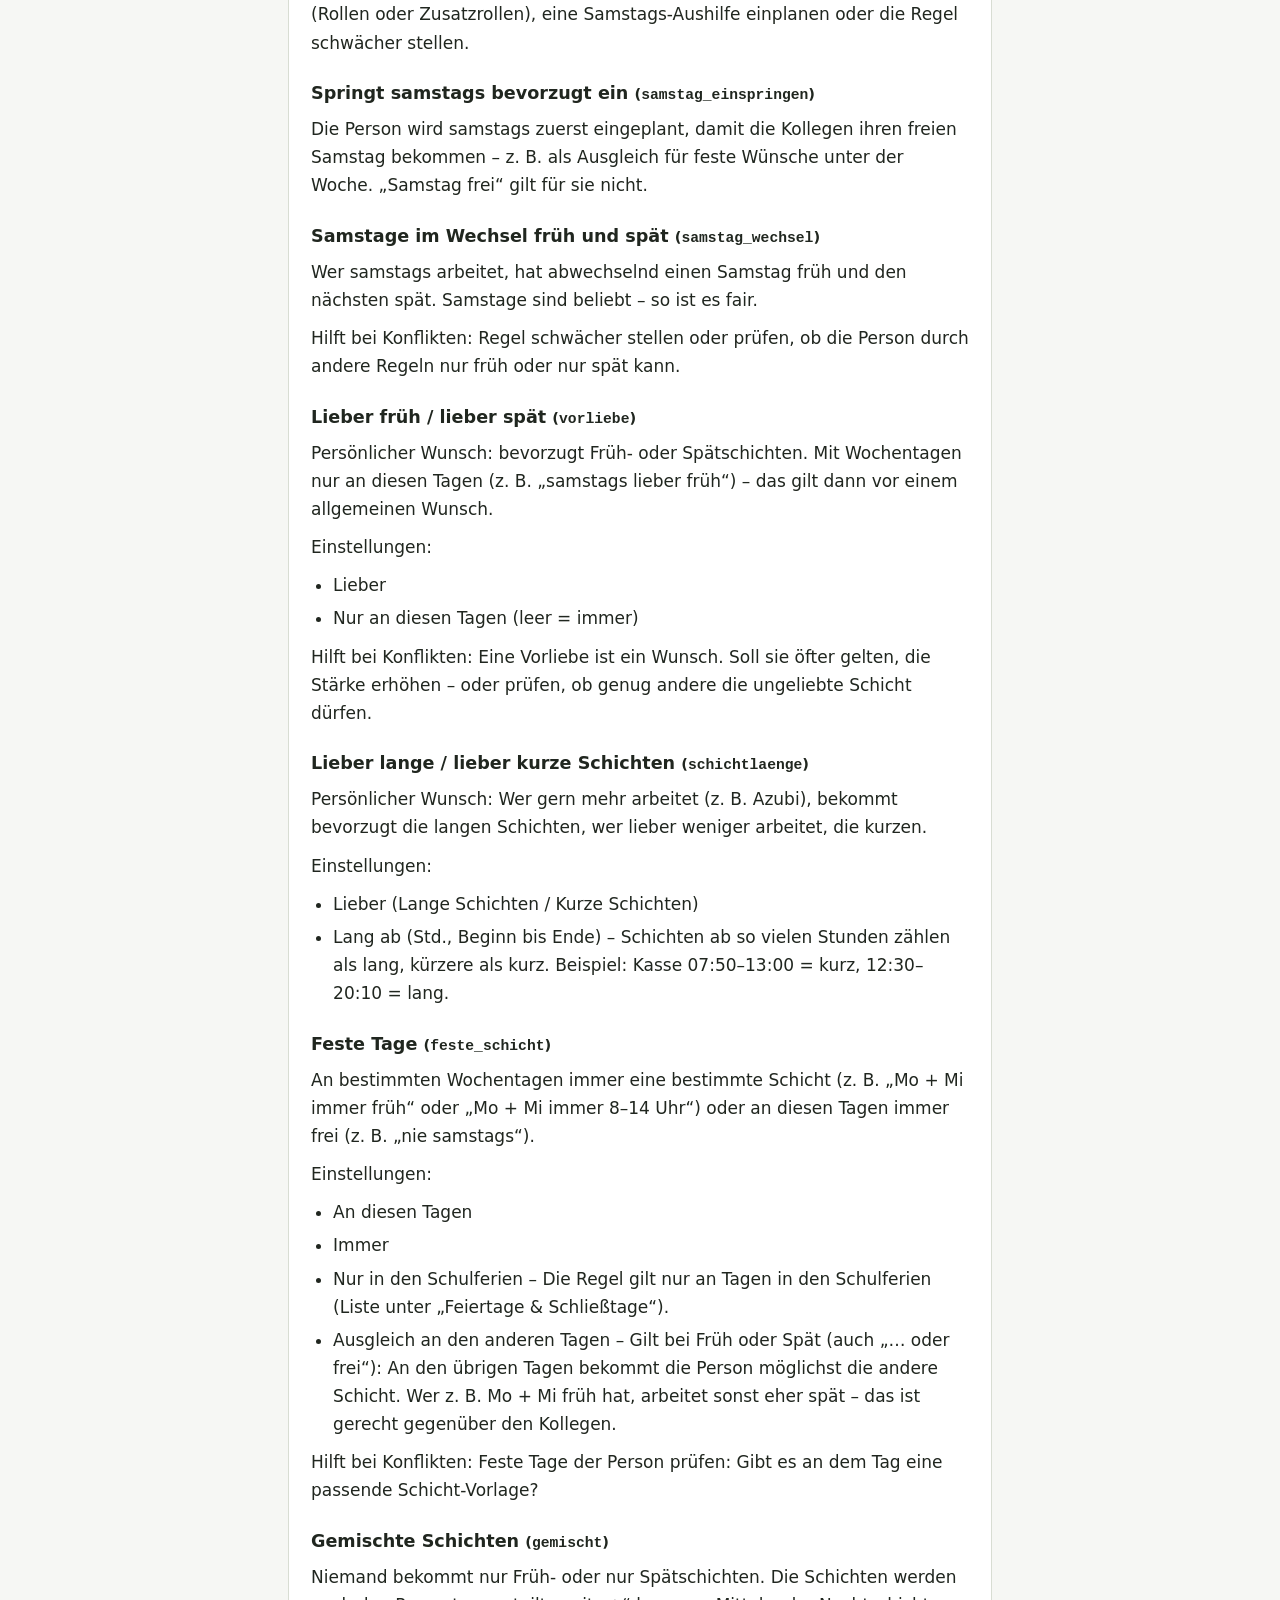
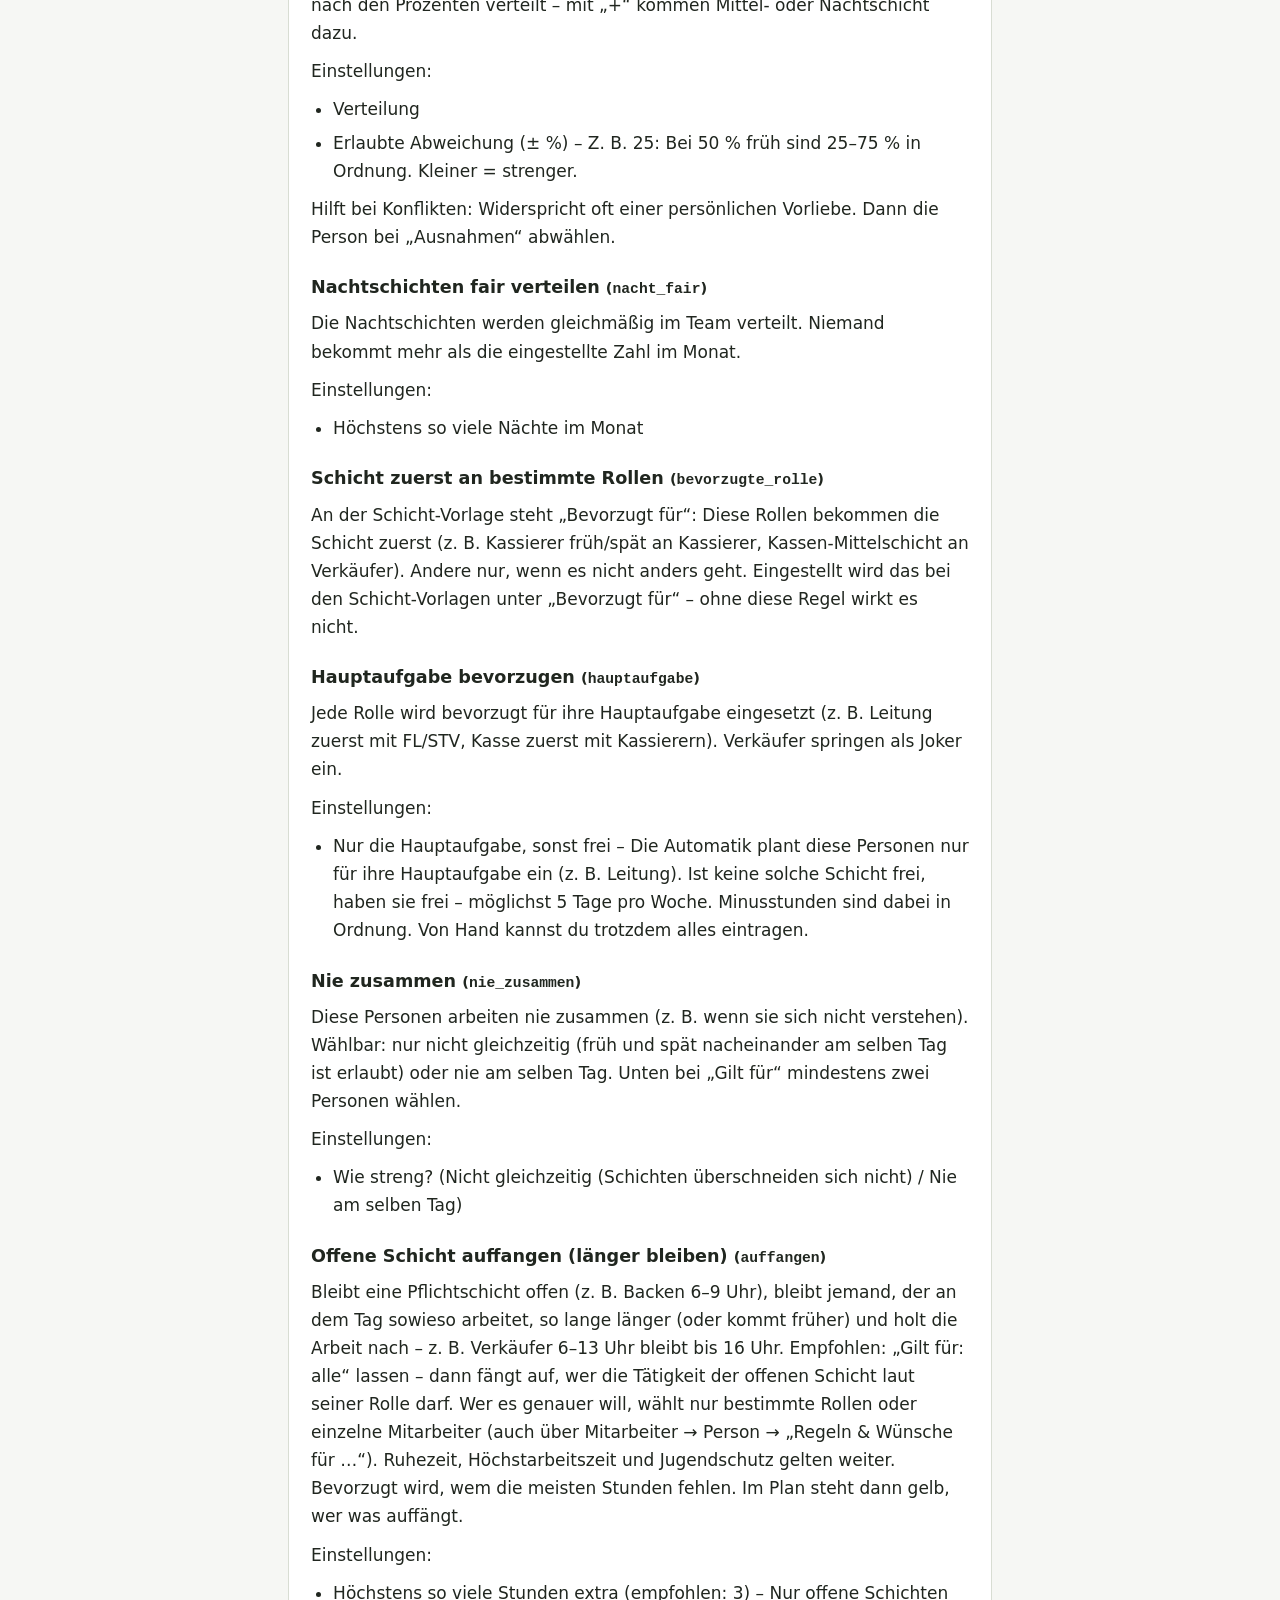
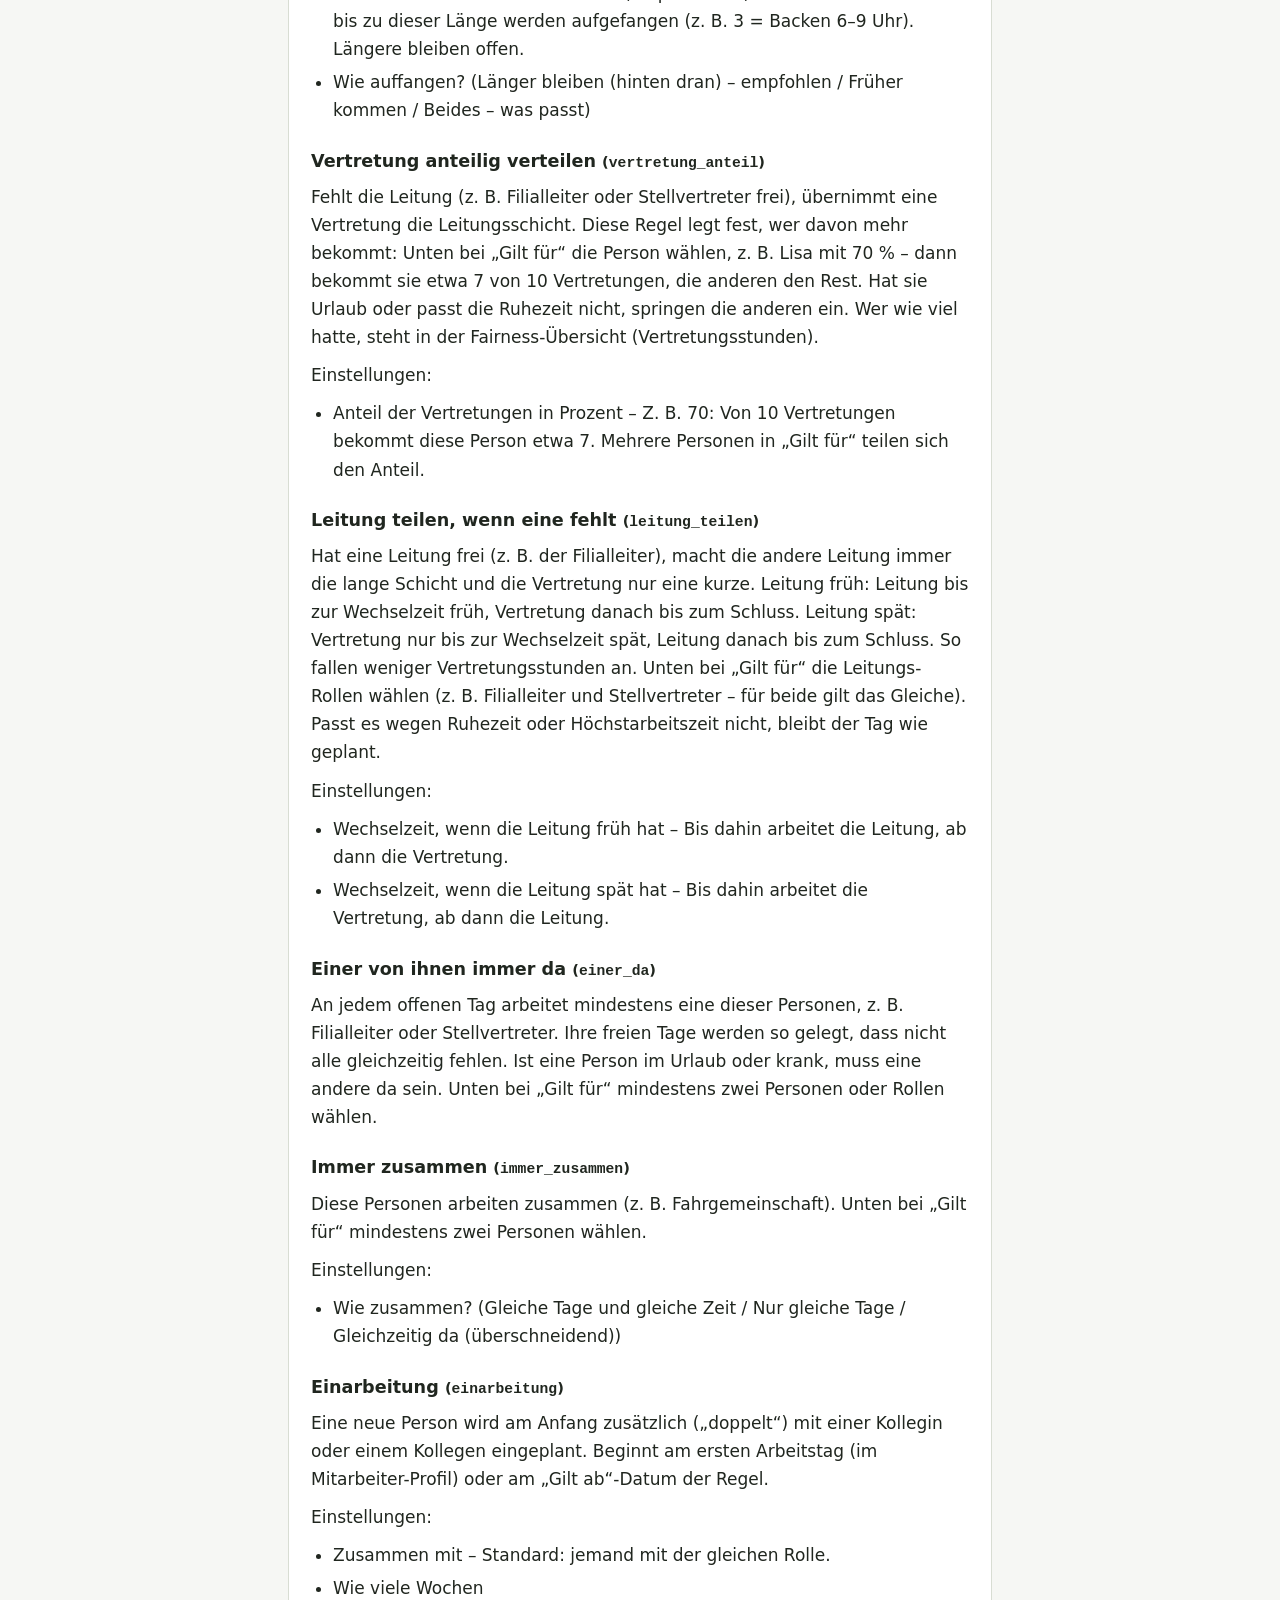
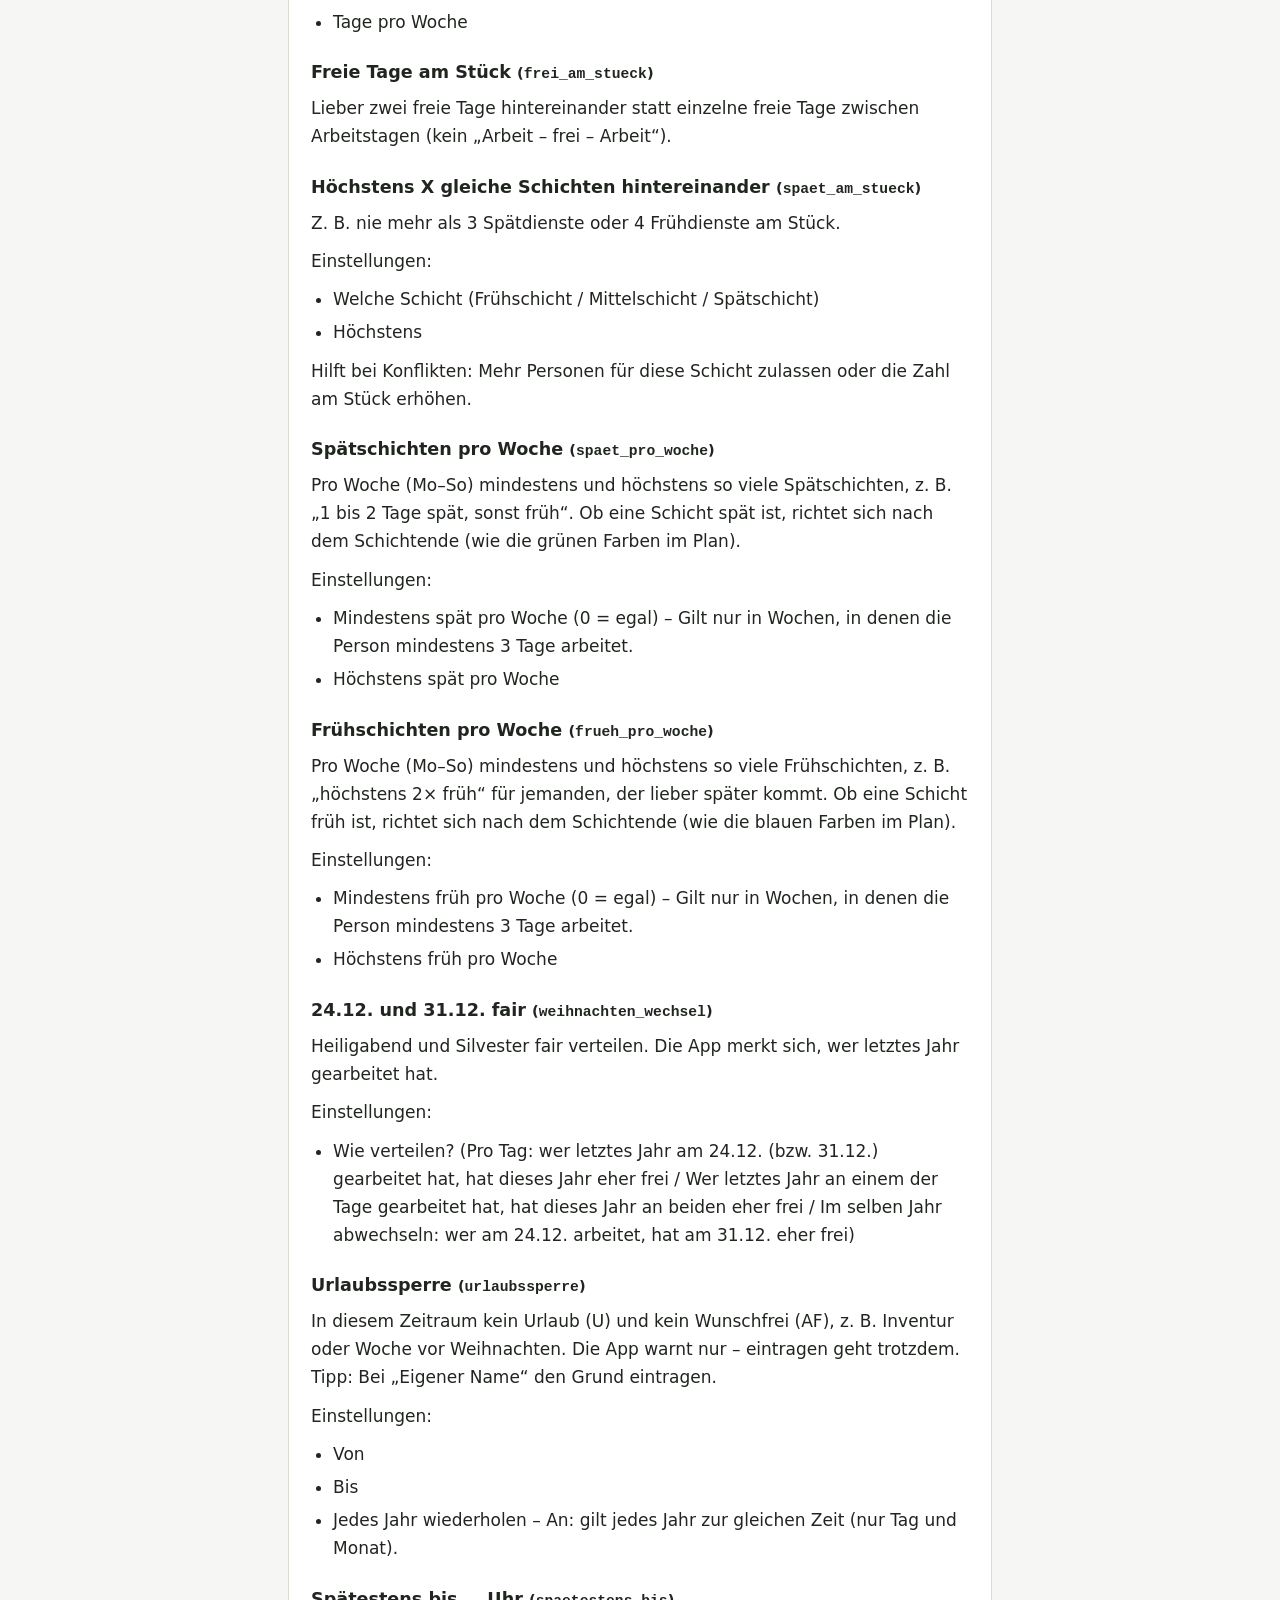
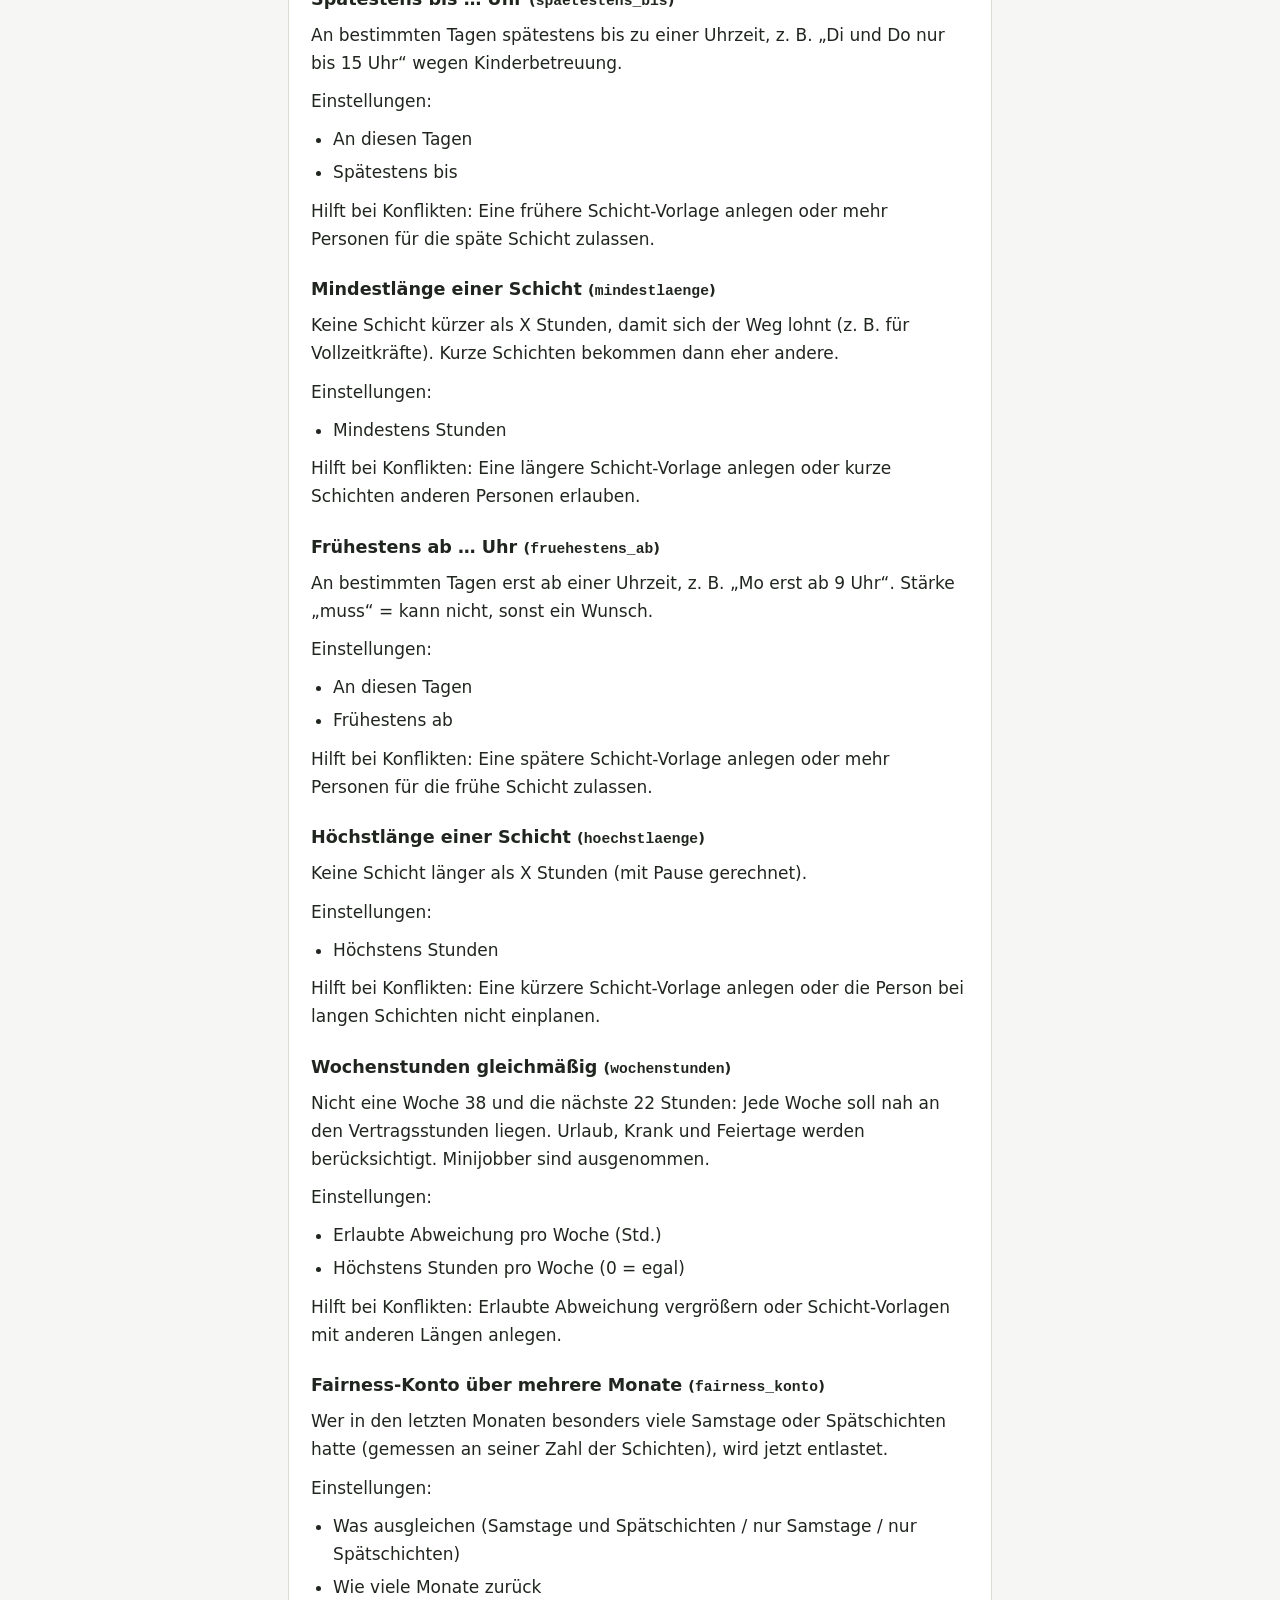
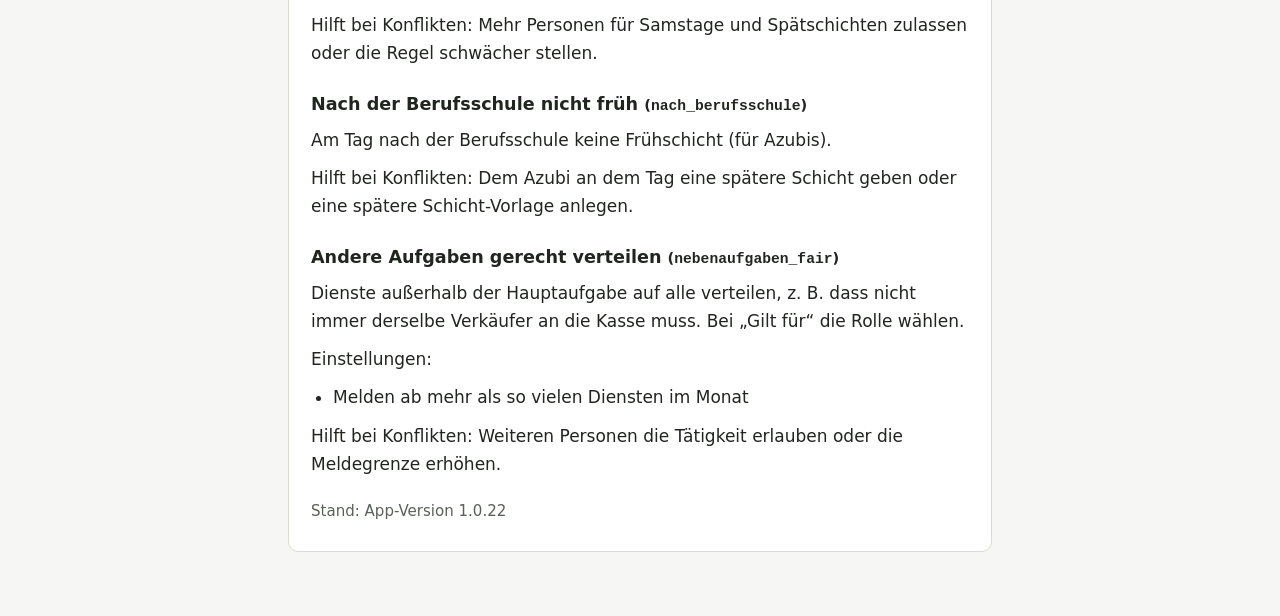
<file: ki-hilfe.html>
<!doctype html>
<html lang="de">
<head>
<meta charset="utf-8">
<meta name="viewport" content="width=device-width, initial-scale=1">
<title>KI-Hilfe – Schichtfuchs</title>
<link rel="stylesheet" href="style.css">
</head>
<body>
<header class="kopf">
  <a class="marke" href="./">🦊 Schichtfuchs</a>
  <nav><a href="impressum.html">Impressum</a><a href="datenschutz.html">Datenschutz</a><a href="nutzungsbedingungen.html">Nutzungsbedingungen</a></nav>
</header>
<main>
<h1>So funktioniert Schichtfuchs – Erklärung für KI-Assistenten</h1>
<p>Diese Seite erklärt einer KI (am besten Claude, damit wurde die App entwickelt; auch ChatGPT oder Gemini), wie die App <b>Schichtfuchs</b> Dienstpläne plant. Nutzer tippen in der App auf der Startseite oder im Monatsplan auf <b>„Hilfe von KI“</b>, kopieren so einen Text <b>ohne Namen</b> (Team, Stunden, Schichten, Regeln, der Plan selbst und offene Schichten mit Grund) und fügen ihn in die KI ein. Frag sie zuerst, was ihnen am Plan nicht gefällt. Hilf ihnen dann, die Ursache zu finden und erkläre die Lösung in einfachen Schritten <b>in der App</b> (Menü, Knopf, Einstellung). Frag nicht nach echten Namen.</p>

<h2>1. Begriffe</h2>
<ul>
<li><b>Schicht-Vorlage</b>: eine Pflichtschicht an einem Wochentag (z. B. „Kassierer spät 12:30–20:10“). Jede Vorlage gehört zu einer <b>Tätigkeit</b> (z. B. Kasse) und kann „bevorzugte Rollen“ haben. Vorlagen haben ein „gültig ab/bis“.</li>
<li><b>Rolle</b> (z. B. Kassierer, Verkäufer): legt fest, welche Tätigkeiten jemand übernehmen darf, und hat eine <b>Hauptaufgabe</b>. Ein Mitarbeiter kann zusätzliche Rollen haben. Im Mitarbeiter-Profil lassen sich unter „Diese Tätigkeiten nie“ einzelne Tätigkeiten der Rolle sperren (z. B. ein Verkäufer nie Kasse) – die Automatik plant die Person dafür dann nie ein.</li>
<li><b>Kürzel in der Diagnose</b>: Rolle + Nummer, z. B. KA1 = erster Kassierer. Namen sind entfernt, Krankheit erscheint nur als „abwesend“.</li>
<li><b>Feste Tage</b> (bei Rolle oder Person): An diesen Wochentagen arbeitet die Person immer (Uhrzeit fest oder flexibel). Mit „Darf an anderen Tagen einspringen: Nein“ wird sie an anderen Tagen nicht geplant.</li>
<li><b>Abwesenheiten</b>: U = Urlaub, K/KO = krank, AF = Wunschfrei, BS = Berufsschule (bei Azubis, nicht in den Schulferien). Urlaub, Krankheit und Berufsschule werden mit dem Tageswert gutgeschrieben, Wunschfrei nicht.</li>
<li><b>Sondertage</b> (24.12., 31.12., einzeln geöffnete Sonntage): haben eigene Schichten.</li>
</ul>

<h2>2. Wie die Automatik plant</h2>
<ol>
<li>Sie füllt zuerst alle Pflichtschichten „gierig“ (die passendste freie Person).</li>
<li>Dann verbessert sie den Plan tausendfach durch Tauschen und Verschieben (lokale Suche).</li>
<li>Jede verletzte Wunschregel kostet <b>Strafpunkte</b> = Anzahl × Grundpunkte × <b>Stärke</b> (leicht 0.5, mittel 1.0, stark 3.0, muss 50.000) × <b>Rangfaktor</b> (Regeln weiter oben in der Liste zählen etwas mehr). Eine unbesetzte Pflichtschicht kostet 100.000 bis 300.000 Punkte – also mehr als jede leichte, mittlere oder starke Wunschregel. Nur bei Stärke <b>„muss“</b> ist es umgekehrt: Lässt sich die Regel nur mit einer offenen Schicht halten, bleibt die Schicht offen (rot) und muss von Hand besetzt werden.</li>
<li>Es werden drei Vorschläge gerechnet. Der Nutzer wählt einen, von Hand eingetragene und fixierte Schichten bleiben beim Neuplanen erhalten.</li>
</ol>
<p><b>Wichtig:</b> Die Suche tauscht meist nur ein bis zwei Schichten gleichzeitig. Wenn ein Engpass sehr knapp ist (z. B. nur 3 Samstage im Monat und jeder soll einen frei haben), kann sie hängen bleiben. Dann hilft es, vorher ein „AF“ (Wunschfrei) einzutragen.</p>

<h2>3. Gesetz und Pflicht – wird nie gebrochen</h2>
<ul>
<li>Ruhezeit zwischen zwei Schichten (Standard 11 Std.), höchstens X Std. Arbeit pro Tag (Standard 10), höchstens X Tage am Stück (Standard 6).</li>
<li>Pausen werden automatisch abgezogen (Standard: über 6 Std. 30 Min., über 9 Std. 45 Min.). Alle Stunden sind netto.</li>
<li>Niemand wird an Abwesenheitstagen, an geschlossenen Tagen oder für Tätigkeiten außerhalb seiner Rolle geplant.</li>
<li>Mindestbesetzung beim Öffnen und Schließen (Standard 2 Personen) wird rot gemeldet.</li>
<li>Jugendschutz (unter 18), Azubi-Schutz (höchstens 5 Tage pro Woche mit Arbeit und Berufsschule, abschaltbar), Ersatz-Ruhetag nach Sonn- und Feiertagsarbeit.</li>
<li>„Bei Personalmangel“ (Grundregel): legt fest, ob zuerst kurze oder lange Schichten offen bleiben.</li>
</ul>
<p>Bei einer offenen Schicht steht in der Diagnose pro passender Person der Grund („abwesend“, „arbeitet schon …“, „Ruhezeit“, „wäre der 7. Tag am Stück“ …) oder „Frei und könnte einspringen“.</p>

<h2>4. Stunden</h2>
<ul>
<li><b>Tageswert</b> = Wochenstunden ÷ Arbeitstage pro Woche (Standard 6). Damit werden Urlaub, Krankheit und Berufsschule gutgeschrieben.</li>
<li><b>Soll</b> im Monat ergibt sich aus den Wochenstunden. Feiertage werden nur gutgeschrieben, wenn „Feiertage als Stunden gutschreiben“ an ist – sonst gehen sie ins Minus. Eigene Schließtage (z. B. Inventur) haben einen eigenen Schalter „Schließtage als Stunden gutschreiben“ (Standard an).</li>
<li><b>Saldo</b> = Ist − Soll + Übertrag aus dem Vormonat. Minijobber haben Mindest- und Höchststunden pro Monat statt Soll.</li>
<li>Die Summe aller Pflichtschichten begrenzt, wie viele Stunden verplant werden können. Fehlen allen Mitarbeitern Stunden, sind meist zu wenige oder zu kurze Schicht-Vorlagen angelegt.</li>
</ul>

<h2>5. Häufige Ursachen und Lösungen</h2>
<ul>
<li><b>Feste Tage, aber keine passende Vorlage</b> an dem Tag → Vorlage anlegen oder den Tag aus den festen Tagen nehmen.</li>
<li><b>Jemand bekommt eine Schicht, die er nicht soll</b> → bei der Vorlage „bevorzugte Rollen“ setzen, feste Tage mit „nicht einspringen“, im Profil unter „Diese Tätigkeiten nie“ sperren oder die Tätigkeit aus seiner Rolle nehmen.</li>
<li><b>Eine Vertretung soll mehr Leitungs-Vertretungen bekommen</b> → Regel „Vertretung anteilig verteilen“.</li>
<li><b>Eine kurze Schicht bleibt offen</b> (z. B. Backen 6–9 Uhr) → Regel „Offene Schicht auffangen“: Wer an dem Tag sowieso arbeitet, bleibt länger.</li>
<li><b>Leute mit großem Vertrag haben das meiste Minus</b> → in „Stunden passend zum Vertrag“ bei „Wer macht Minus, wenn die Arbeit nicht reicht?“ „Kleine Verträge mehr, große weniger“ wählen (Standard seit 1.0.20: große Verträge werden zuerst gefüllt; auch „Alle gleich viele Stunden“ oder „Anteilig zum Vertrag“ wie früher).</li>
<li><b>Konfliktliste</b>: Jede Art ist zugeklappt. Eine Meldung antippen öffnet „Was möchtest du ändern?“ mit Lösungstipp und Knöpfen (Plan, Schicht-Vorlage, Regel, Mitarbeiter, Rollen, Eingebaute Regeln). Seit 1.0.22 geht die Liste auch im Hochformat, „Im Plan ändern“ öffnet direkt die Zelle, und Ruhezeit, Arbeitszeit, Tage am Stück und Mindestbesetzung sind dort direkt änderbar.</li>
<li><b>Warum hat jemand Minus?</b> Monatsplan → Fairness → rotes Minus beim Saldo antippen.</li>
<li><b>Von Hand eingetragen</b> (Zelle → Karte „Arbeitszeit“): Ein leeres Pausenfeld bedeutet keine Pause. Ist sie dann zu kurz, gibt es einen roten Rahmen und „Pause fehlt“ (abschaltbar unter Einstellungen). „Monat planen“ und Schicht-Vorlagen ziehen Pausen weiter automatisch ab.</li>
<li><b>Mindestbesetzung pro Wochentag</b>, getrennt für Öffnen und Schließen: Regeln &amp; Fairness → Eingebaute Regeln → Gesetz und Pflicht → „Pro Wochentag einstellen“.</li>
<li><b>Personalbedarf je Uhrzeit</b> (optional): Monatsplan → Datum antippen → „Wunsch-Bedarf eintragen“ und „Warnen“ einschalten. Die Automatik plant nicht danach.</li>
<li><b>Widersprüche vorher</b>: Die App meldet unter „Einstellungen prüfen“, wenn zu wenige Leute für eine Tätigkeit da sind, „Samstag frei“ nicht aufgehen kann oder ein Wunsch stärker steht als die Stunden-Regel. In der Konfliktliste steht „So behebst du das“.</li>
<li><b>Grundregeln</b>: „Stunden passend zum Vertrag“, „Hauptaufgabe bevorzugen“ und „Schicht zuerst an bestimmte Rollen“ stehen unten in „Regeln &amp; Fairness“ und lassen sich über „Grundregel hinzufügen“ mehrfach anlegen.</li>
<li><b>Zu viele freie Tage / Minusstunden</b> bei einer Person → Regel „Stunden passend zum Vertrag“ für sie stärker stellen.</li>
<li><b>Zwei starke Regeln widersprechen sich</b> → eine davon auf „mittel“ oder „leicht“ stellen.</li>
<li><b>Eine starke Regel wird gebrochen, obwohl sie unbedingt gelten soll</b> → auf „muss“ stellen. Dann bleibt lieber eine Schicht offen. Nur sparsam nutzen, sonst gibt es viele offene Schichten.</li>
<li><b>Niemand darf eine Tätigkeit machen</b> → bei einer Rolle die Tätigkeit ergänzen.</li>
<li>Menüs in der App: Schicht-Vorlagen, Rollen, Mitarbeiter, Regeln (oben rechts „Eingebaute Regeln“ für Gesetz und Grundregeln), Feiertage, Einstellungen.</li>
</ul>

<h2>6. Alle Regeln (aus dem Programmcode)</h2>
<p>Jede Regel gilt für alle, für bestimmte Rollen oder für bestimmte Personen und hat eine Stärke.</p>
<h3>Stunden passend zum Vertrag <small>(<code>stunden</code>)</small></h3>
<p>Wer zu wenig Stunden hat (auch aus dem Vormonat), bekommt bevorzugt Schichten. Überstunden sind egal oder begrenzt – wie du unten einstellst. Minijobber bleiben zwischen Mindest- und Höchststunden. Im Mitarbeiter-Profil geht das auch pro Person.</p>
<p>Einstellungen:</p><ul><li>Erlaubte Abweichung (Std.) – So viele Stunden darf der Monat ohne Strafpunkte abweichen.</li><li>Übertrag aus Vormonat ausgleichen</li><li>Minus gerecht verteilen (Im ganzen Team / Innerhalb jeder Rolle (z. B. unter den Kassierern) / Innerhalb der gewählten Rollen zusammen) – Gibt es weniger Schichten als Vertragsstunden, haben alle Minus. „Innerhalb jeder Rolle“: Das Minus wird nur unter Kollegen mit derselben Hauptaufgabe gleich verteilt – dann bekommt z. B. kein Verkäufer eine Kassenschicht, nur damit sein Minus kleiner wird, solange ein Kassierer frei ist. „Gewählte Rollen zusammen“: Unten bei „Gilt für“ z. B. Verkäufer und Kassierer wählen – sie teilen sich das Minus. Für eine zweite Gruppe (z. B. Bäcker und Ladenhilfe) eine zweite Regel anlegen.</li><li>Wer macht Minus, wenn die Arbeit nicht reicht? (Anteilig zum Vertrag / Alle gleich viele Stunden / Kleine Verträge mehr, große weniger) – „Kleine Verträge mehr“: Wer einen großen Vertrag hat, kann Minus schwer aufholen und wird deshalb zuerst gefüllt. „Anteilig“: größerer Vertrag, mehr Minus. Minijobber sind nicht betroffen.</li><li>Höchstens so viele Minusstunden – Gesamt-Saldo mit Vormonat. Wer mehr im Minus wäre, bekommt bevorzugt Tage von Kollegen mit Plus – nur wenn es nicht anders geht, bleibt er darüber.</li><li>Überstunden (Egal – mehr nur, wenn es nötig ist / Begrenzt – höchstens so viele wie unten)</li><li>Höchstens so viele Überstunden pro Monat – Gilt nur bei „Begrenzt“. Steht im Mitarbeiter-Profil etwas eigenes, gilt das für diese Person.</li></ul>
<p>Hilft bei Konflikten: Zu wenig Stunden: der Person mehr Tätigkeiten erlauben oder zusätzliche Schicht-Vorlagen anlegen. Zu viele: Überstunden begrenzen oder eine Aushilfe dazunehmen.</p>
<h3>Wochenweise: früh, dann spät, dann früh … <small>(<code>wochenwechsel</code>)</small></h3>
<p>Eine ganze Woche früh, die nächste ganze Woche spät, und so weiter. Läuft über den Monatswechsel weiter.</p>
<h3>Halbe Woche früh, halbe Woche spät <small>(<code>halbe_woche</code>)</small></h3>
<p>Z. B. 3 Tage früh, 1 Tag frei, 2 Tage spät. Die neue Woche beginnt so, wie die alte aufgehört hat (endet sie spät, geht es spät weiter).</p>
<h3>Freie Tage pro Woche <small>(<code>freie_tage</code>)</small></h3>
<p>Jeder hat mindestens so viele freie Tage in der Woche.</p>
<p>Einstellungen:</p><ul><li>Mindestens frei pro Woche</li><li>Sonntag zählt als freier Tag – An: Bei „2“ ist neben dem Sonntag noch 1 Werktag frei.</li></ul>
<p>Hilft bei Konflikten: Mehr Personen für die Tätigkeit zulassen oder weniger freie Tage verlangen.</p>
<h3>Samstag frei <small>(<code>samstag_frei</code>)</small></h3>
<p>Jeder hat im Monat mindestens so viele Samstage frei – und auf Wunsch höchstens so viele (damit nicht einer ständig samstags frei hat und die anderen dafür arbeiten). Urlaub zählt nicht mit.</p>
<p>Einstellungen:</p><ul><li>Freie Samstage im Monat</li><li>Höchstens freie Samstage (0 = egal) – Z. B. 2: Wer schon 2 Samstage frei hat, arbeitet die anderen Samstage. 0 = keine Obergrenze.</li><li>Geschlossene Samstage (z. B. Feiertag) zählen als frei – Ist ein Samstag ein Feiertag und der Laden zu, zählt er als einer der freien Samstage. Beispiel: 3 frei, 4 Samstage, einer ist Feiertag → die Person hat noch 2 weitere frei und arbeitet 1.</li></ul>
<p>Hilft bei Konflikten: Einer weiteren Person die Samstags-Tätigkeit erlauben (Rollen oder Zusatzrollen), eine Samstags-Aushilfe einplanen oder die Regel schwächer stellen.</p>
<h3>Springt samstags bevorzugt ein <small>(<code>samstag_einspringen</code>)</small></h3>
<p>Die Person wird samstags zuerst eingeplant, damit die Kollegen ihren freien Samstag bekommen – z. B. als Ausgleich für feste Wünsche unter der Woche. „Samstag frei“ gilt für sie nicht.</p>
<h3>Samstage im Wechsel früh und spät <small>(<code>samstag_wechsel</code>)</small></h3>
<p>Wer samstags arbeitet, hat abwechselnd einen Samstag früh und den nächsten spät. Samstage sind beliebt – so ist es fair.</p>
<p>Hilft bei Konflikten: Regel schwächer stellen oder prüfen, ob die Person durch andere Regeln nur früh oder nur spät kann.</p>
<h3>Lieber früh / lieber spät <small>(<code>vorliebe</code>)</small></h3>
<p>Persönlicher Wunsch: bevorzugt Früh- oder Spätschichten. Mit Wochentagen nur an diesen Tagen (z. B. „samstags lieber früh“) – das gilt dann vor einem allgemeinen Wunsch.</p>
<p>Einstellungen:</p><ul><li>Lieber</li><li>Nur an diesen Tagen (leer = immer)</li></ul>
<p>Hilft bei Konflikten: Eine Vorliebe ist ein Wunsch. Soll sie öfter gelten, die Stärke erhöhen – oder prüfen, ob genug andere die ungeliebte Schicht dürfen.</p>
<h3>Lieber lange / lieber kurze Schichten <small>(<code>schichtlaenge</code>)</small></h3>
<p>Persönlicher Wunsch: Wer gern mehr arbeitet (z. B. Azubi), bekommt bevorzugt die langen Schichten, wer lieber weniger arbeitet, die kurzen.</p>
<p>Einstellungen:</p><ul><li>Lieber (Lange Schichten / Kurze Schichten)</li><li>Lang ab (Std., Beginn bis Ende) – Schichten ab so vielen Stunden zählen als lang, kürzere als kurz. Beispiel: Kasse 07:50–13:00 = kurz, 12:30–20:10 = lang.</li></ul>
<h3>Feste Tage <small>(<code>feste_schicht</code>)</small></h3>
<p>An bestimmten Wochentagen immer eine bestimmte Schicht (z. B. „Mo + Mi immer früh“ oder „Mo + Mi immer 8–14 Uhr“) oder an diesen Tagen immer frei (z. B. „nie samstags“).</p>
<p>Einstellungen:</p><ul><li>An diesen Tagen</li><li>Immer</li><li>Nur in den Schulferien – Die Regel gilt nur an Tagen in den Schulferien (Liste unter „Feiertage &amp; Schließtage“).</li><li>Ausgleich an den anderen Tagen – Gilt bei Früh oder Spät (auch „… oder frei“): An den übrigen Tagen bekommt die Person möglichst die andere Schicht. Wer z. B. Mo + Mi früh hat, arbeitet sonst eher spät – das ist gerecht gegenüber den Kollegen.</li></ul>
<p>Hilft bei Konflikten: Feste Tage der Person prüfen: Gibt es an dem Tag eine passende Schicht-Vorlage?</p>
<h3>Gemischte Schichten <small>(<code>gemischt</code>)</small></h3>
<p>Niemand bekommt nur Früh- oder nur Spätschichten. Die Schichten werden nach den Prozenten verteilt – mit „+“ kommen Mittel- oder Nachtschicht dazu.</p>
<p>Einstellungen:</p><ul><li>Verteilung</li><li>Erlaubte Abweichung (± %) – Z. B. 25: Bei 50 % früh sind 25–75 % in Ordnung. Kleiner = strenger.</li></ul>
<p>Hilft bei Konflikten: Widerspricht oft einer persönlichen Vorliebe. Dann die Person bei „Ausnahmen“ abwählen.</p>
<h3>Nachtschichten fair verteilen <small>(<code>nacht_fair</code>)</small></h3>
<p>Die Nachtschichten werden gleichmäßig im Team verteilt. Niemand bekommt mehr als die eingestellte Zahl im Monat.</p>
<p>Einstellungen:</p><ul><li>Höchstens so viele Nächte im Monat</li></ul>
<h3>Schicht zuerst an bestimmte Rollen <small>(<code>bevorzugte_rolle</code>)</small></h3>
<p>An der Schicht-Vorlage steht „Bevorzugt für“: Diese Rollen bekommen die Schicht zuerst (z. B. Kassierer früh/spät an Kassierer, Kassen-Mittelschicht an Verkäufer). Andere nur, wenn es nicht anders geht. Eingestellt wird das bei den Schicht-Vorlagen unter „Bevorzugt für“ – ohne diese Regel wirkt es nicht.</p>
<h3>Hauptaufgabe bevorzugen <small>(<code>hauptaufgabe</code>)</small></h3>
<p>Jede Rolle wird bevorzugt für ihre Hauptaufgabe eingesetzt (z. B. Leitung zuerst mit FL/STV, Kasse zuerst mit Kassierern). Verkäufer springen als Joker ein.</p>
<p>Einstellungen:</p><ul><li>Nur die Hauptaufgabe, sonst frei – Die Automatik plant diese Personen nur für ihre Hauptaufgabe ein (z. B. Leitung). Ist keine solche Schicht frei, haben sie frei – möglichst 5 Tage pro Woche. Minusstunden sind dabei in Ordnung. Von Hand kannst du trotzdem alles eintragen.</li></ul>
<h3>Nie zusammen <small>(<code>nie_zusammen</code>)</small></h3>
<p>Diese Personen arbeiten nie zusammen (z. B. wenn sie sich nicht verstehen). Wählbar: nur nicht gleichzeitig (früh und spät nacheinander am selben Tag ist erlaubt) oder nie am selben Tag. Unten bei „Gilt für“ mindestens zwei Personen wählen.</p>
<p>Einstellungen:</p><ul><li>Wie streng? (Nicht gleichzeitig (Schichten überschneiden sich nicht) / Nie am selben Tag)</li></ul>
<h3>Offene Schicht auffangen (länger bleiben) <small>(<code>auffangen</code>)</small></h3>
<p>Bleibt eine Pflichtschicht offen (z. B. Backen 6–9 Uhr), bleibt jemand, der an dem Tag sowieso arbeitet, so lange länger (oder kommt früher) und holt die Arbeit nach – z. B. Verkäufer 6–13 Uhr bleibt bis 16 Uhr. Empfohlen: „Gilt für: alle“ lassen – dann fängt auf, wer die Tätigkeit der offenen Schicht laut seiner Rolle darf. Wer es genauer will, wählt nur bestimmte Rollen oder einzelne Mitarbeiter (auch über Mitarbeiter → Person → „Regeln &amp; Wünsche für …“). Ruhezeit, Höchstarbeitszeit und Jugendschutz gelten weiter. Bevorzugt wird, wem die meisten Stunden fehlen. Im Plan steht dann gelb, wer was auffängt.</p>
<p>Einstellungen:</p><ul><li>Höchstens so viele Stunden extra (empfohlen: 3) – Nur offene Schichten bis zu dieser Länge werden aufgefangen (z. B. 3 = Backen 6–9 Uhr). Längere bleiben offen.</li><li>Wie auffangen? (Länger bleiben (hinten dran) – empfohlen / Früher kommen / Beides – was passt)</li></ul>
<h3>Vertretung anteilig verteilen <small>(<code>vertretung_anteil</code>)</small></h3>
<p>Fehlt die Leitung (z. B. Filialleiter oder Stellvertreter frei), übernimmt eine Vertretung die Leitungsschicht. Diese Regel legt fest, wer davon mehr bekommt: Unten bei „Gilt für“ die Person wählen, z. B. Lisa mit 70 % – dann bekommt sie etwa 7 von 10 Vertretungen, die anderen den Rest. Hat sie Urlaub oder passt die Ruhezeit nicht, springen die anderen ein. Wer wie viel hatte, steht in der Fairness-Übersicht (Vertretungsstunden).</p>
<p>Einstellungen:</p><ul><li>Anteil der Vertretungen in Prozent – Z. B. 70: Von 10 Vertretungen bekommt diese Person etwa 7. Mehrere Personen in „Gilt für“ teilen sich den Anteil.</li></ul>
<h3>Leitung teilen, wenn eine fehlt <small>(<code>leitung_teilen</code>)</small></h3>
<p>Hat eine Leitung frei (z. B. der Filialleiter), macht die andere Leitung immer die lange Schicht und die Vertretung nur eine kurze. Leitung früh: Leitung bis zur Wechselzeit früh, Vertretung danach bis zum Schluss. Leitung spät: Vertretung nur bis zur Wechselzeit spät, Leitung danach bis zum Schluss. So fallen weniger Vertretungsstunden an. Unten bei „Gilt für“ die Leitungs-Rollen wählen (z. B. Filialleiter und Stellvertreter – für beide gilt das Gleiche). Passt es wegen Ruhezeit oder Höchstarbeitszeit nicht, bleibt der Tag wie geplant.</p>
<p>Einstellungen:</p><ul><li>Wechselzeit, wenn die Leitung früh hat – Bis dahin arbeitet die Leitung, ab dann die Vertretung.</li><li>Wechselzeit, wenn die Leitung spät hat – Bis dahin arbeitet die Vertretung, ab dann die Leitung.</li></ul>
<h3>Einer von ihnen immer da <small>(<code>einer_da</code>)</small></h3>
<p>An jedem offenen Tag arbeitet mindestens eine dieser Personen, z. B. Filialleiter oder Stellvertreter. Ihre freien Tage werden so gelegt, dass nicht alle gleichzeitig fehlen. Ist eine Person im Urlaub oder krank, muss eine andere da sein. Unten bei „Gilt für“ mindestens zwei Personen oder Rollen wählen.</p>
<h3>Immer zusammen <small>(<code>immer_zusammen</code>)</small></h3>
<p>Diese Personen arbeiten zusammen (z. B. Fahrgemeinschaft). Unten bei „Gilt für“ mindestens zwei Personen wählen.</p>
<p>Einstellungen:</p><ul><li>Wie zusammen? (Gleiche Tage und gleiche Zeit / Nur gleiche Tage / Gleichzeitig da (überschneidend))</li></ul>
<h3>Einarbeitung <small>(<code>einarbeitung</code>)</small></h3>
<p>Eine neue Person wird am Anfang zusätzlich („doppelt“) mit einer Kollegin oder einem Kollegen eingeplant. Beginnt am ersten Arbeitstag (im Mitarbeiter-Profil) oder am „Gilt ab“-Datum der Regel.</p>
<p>Einstellungen:</p><ul><li>Zusammen mit – Standard: jemand mit der gleichen Rolle.</li><li>Wie viele Wochen</li><li>Tage pro Woche</li></ul>
<h3>Freie Tage am Stück <small>(<code>frei_am_stueck</code>)</small></h3>
<p>Lieber zwei freie Tage hintereinander statt einzelne freie Tage zwischen Arbeitstagen (kein „Arbeit – frei – Arbeit“).</p>
<h3>Höchstens X gleiche Schichten hintereinander <small>(<code>spaet_am_stueck</code>)</small></h3>
<p>Z. B. nie mehr als 3 Spätdienste oder 4 Frühdienste am Stück.</p>
<p>Einstellungen:</p><ul><li>Welche Schicht (Frühschicht / Mittelschicht / Spätschicht)</li><li>Höchstens</li></ul>
<p>Hilft bei Konflikten: Mehr Personen für diese Schicht zulassen oder die Zahl am Stück erhöhen.</p>
<h3>Spätschichten pro Woche <small>(<code>spaet_pro_woche</code>)</small></h3>
<p>Pro Woche (Mo–So) mindestens und höchstens so viele Spätschichten, z. B. „1 bis 2 Tage spät, sonst früh“. Ob eine Schicht spät ist, richtet sich nach dem Schichtende (wie die grünen Farben im Plan).</p>
<p>Einstellungen:</p><ul><li>Mindestens spät pro Woche (0 = egal) – Gilt nur in Wochen, in denen die Person mindestens 3 Tage arbeitet.</li><li>Höchstens spät pro Woche</li></ul>
<h3>Frühschichten pro Woche <small>(<code>frueh_pro_woche</code>)</small></h3>
<p>Pro Woche (Mo–So) mindestens und höchstens so viele Frühschichten, z. B. „höchstens 2× früh“ für jemanden, der lieber später kommt. Ob eine Schicht früh ist, richtet sich nach dem Schichtende (wie die blauen Farben im Plan).</p>
<p>Einstellungen:</p><ul><li>Mindestens früh pro Woche (0 = egal) – Gilt nur in Wochen, in denen die Person mindestens 3 Tage arbeitet.</li><li>Höchstens früh pro Woche</li></ul>
<h3>24.12. und 31.12. fair <small>(<code>weihnachten_wechsel</code>)</small></h3>
<p>Heiligabend und Silvester fair verteilen. Die App merkt sich, wer letztes Jahr gearbeitet hat.</p>
<p>Einstellungen:</p><ul><li>Wie verteilen? (Pro Tag: wer letztes Jahr am 24.12. (bzw. 31.12.) gearbeitet hat, hat dieses Jahr eher frei / Wer letztes Jahr an einem der Tage gearbeitet hat, hat dieses Jahr an beiden eher frei / Im selben Jahr abwechseln: wer am 24.12. arbeitet, hat am 31.12. eher frei)</li></ul>
<h3>Urlaubssperre <small>(<code>urlaubssperre</code>)</small></h3>
<p>In diesem Zeitraum kein Urlaub (U) und kein Wunschfrei (AF), z. B. Inventur oder Woche vor Weihnachten. Die App warnt nur – eintragen geht trotzdem. Tipp: Bei „Eigener Name“ den Grund eintragen.</p>
<p>Einstellungen:</p><ul><li>Von</li><li>Bis</li><li>Jedes Jahr wiederholen – An: gilt jedes Jahr zur gleichen Zeit (nur Tag und Monat).</li></ul>
<h3>Spätestens bis … Uhr <small>(<code>spaetestens_bis</code>)</small></h3>
<p>An bestimmten Tagen spätestens bis zu einer Uhrzeit, z. B. „Di und Do nur bis 15 Uhr“ wegen Kinderbetreuung.</p>
<p>Einstellungen:</p><ul><li>An diesen Tagen</li><li>Spätestens bis</li></ul>
<p>Hilft bei Konflikten: Eine frühere Schicht-Vorlage anlegen oder mehr Personen für die späte Schicht zulassen.</p>
<h3>Mindestlänge einer Schicht <small>(<code>mindestlaenge</code>)</small></h3>
<p>Keine Schicht kürzer als X Stunden, damit sich der Weg lohnt (z. B. für Vollzeitkräfte). Kurze Schichten bekommen dann eher andere.</p>
<p>Einstellungen:</p><ul><li>Mindestens Stunden</li></ul>
<p>Hilft bei Konflikten: Eine längere Schicht-Vorlage anlegen oder kurze Schichten anderen Personen erlauben.</p>
<h3>Frühestens ab … Uhr <small>(<code>fruehestens_ab</code>)</small></h3>
<p>An bestimmten Tagen erst ab einer Uhrzeit, z. B. „Mo erst ab 9 Uhr“. Stärke „muss“ = kann nicht, sonst ein Wunsch.</p>
<p>Einstellungen:</p><ul><li>An diesen Tagen</li><li>Frühestens ab</li></ul>
<p>Hilft bei Konflikten: Eine spätere Schicht-Vorlage anlegen oder mehr Personen für die frühe Schicht zulassen.</p>
<h3>Höchstlänge einer Schicht <small>(<code>hoechstlaenge</code>)</small></h3>
<p>Keine Schicht länger als X Stunden (mit Pause gerechnet).</p>
<p>Einstellungen:</p><ul><li>Höchstens Stunden</li></ul>
<p>Hilft bei Konflikten: Eine kürzere Schicht-Vorlage anlegen oder die Person bei langen Schichten nicht einplanen.</p>
<h3>Wochenstunden gleichmäßig <small>(<code>wochenstunden</code>)</small></h3>
<p>Nicht eine Woche 38 und die nächste 22 Stunden: Jede Woche soll nah an den Vertragsstunden liegen. Urlaub, Krank und Feiertage werden berücksichtigt. Minijobber sind ausgenommen.</p>
<p>Einstellungen:</p><ul><li>Erlaubte Abweichung pro Woche (Std.)</li><li>Höchstens Stunden pro Woche (0 = egal)</li></ul>
<p>Hilft bei Konflikten: Erlaubte Abweichung vergrößern oder Schicht-Vorlagen mit anderen Längen anlegen.</p>
<h3>Fairness-Konto über mehrere Monate <small>(<code>fairness_konto</code>)</small></h3>
<p>Wer in den letzten Monaten besonders viele Samstage oder Spätschichten hatte (gemessen an seiner Zahl der Schichten), wird jetzt entlastet.</p>
<p>Einstellungen:</p><ul><li>Was ausgleichen (Samstage und Spätschichten / nur Samstage / nur Spätschichten)</li><li>Wie viele Monate zurück</li></ul>
<p>Hilft bei Konflikten: Mehr Personen für Samstage und Spätschichten zulassen oder die Regel schwächer stellen.</p>
<h3>Nach der Berufsschule nicht früh <small>(<code>nach_berufsschule</code>)</small></h3>
<p>Am Tag nach der Berufsschule keine Frühschicht (für Azubis).</p>
<p>Hilft bei Konflikten: Dem Azubi an dem Tag eine spätere Schicht geben oder eine spätere Schicht-Vorlage anlegen.</p>
<h3>Andere Aufgaben gerecht verteilen <small>(<code>nebenaufgaben_fair</code>)</small></h3>
<p>Dienste außerhalb der Hauptaufgabe auf alle verteilen, z. B. dass nicht immer derselbe Verkäufer an die Kasse muss. Bei „Gilt für“ die Rolle wählen.</p>
<p>Einstellungen:</p><ul><li>Melden ab mehr als so vielen Diensten im Monat</li></ul>
<p>Hilft bei Konflikten: Weiteren Personen die Tätigkeit erlauben oder die Meldegrenze erhöhen.</p>

<p class="stand">Stand: App-Version 1.0.22</p>
</main>
</body>
</html>
</file>
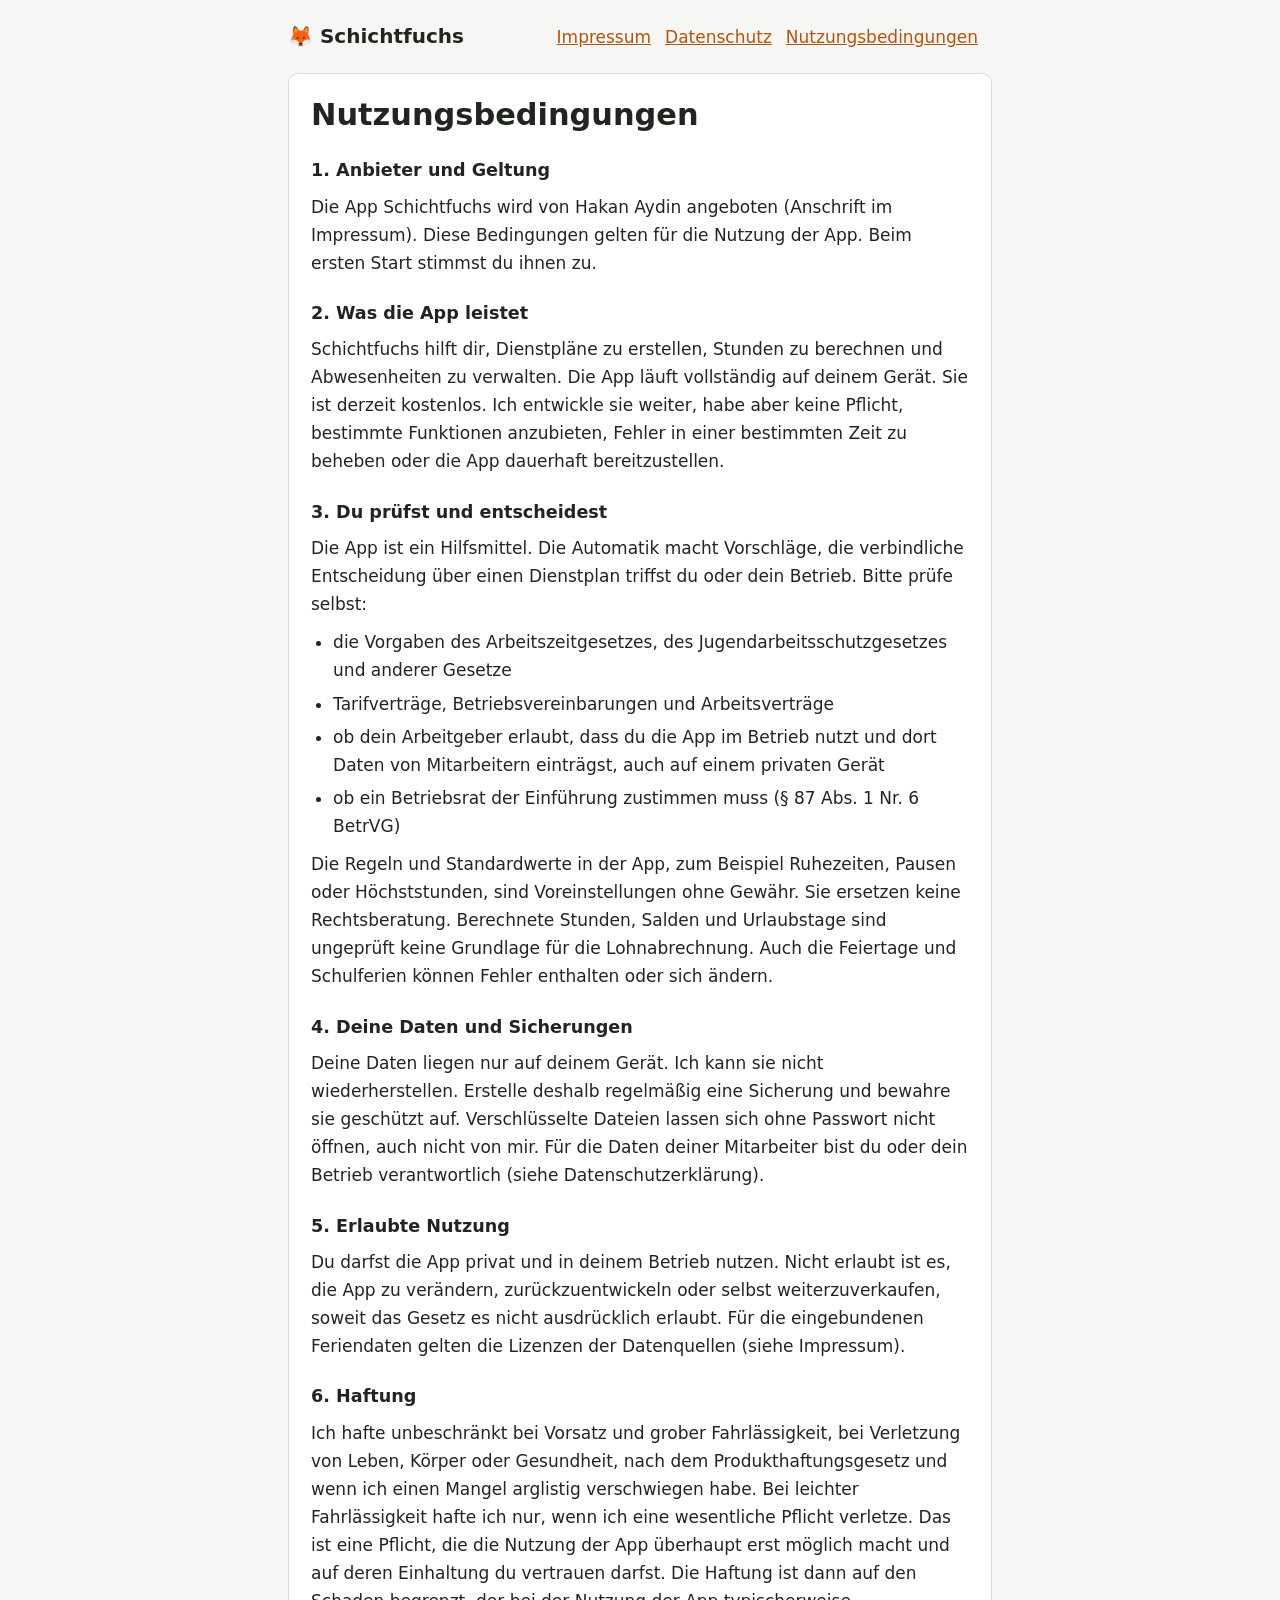
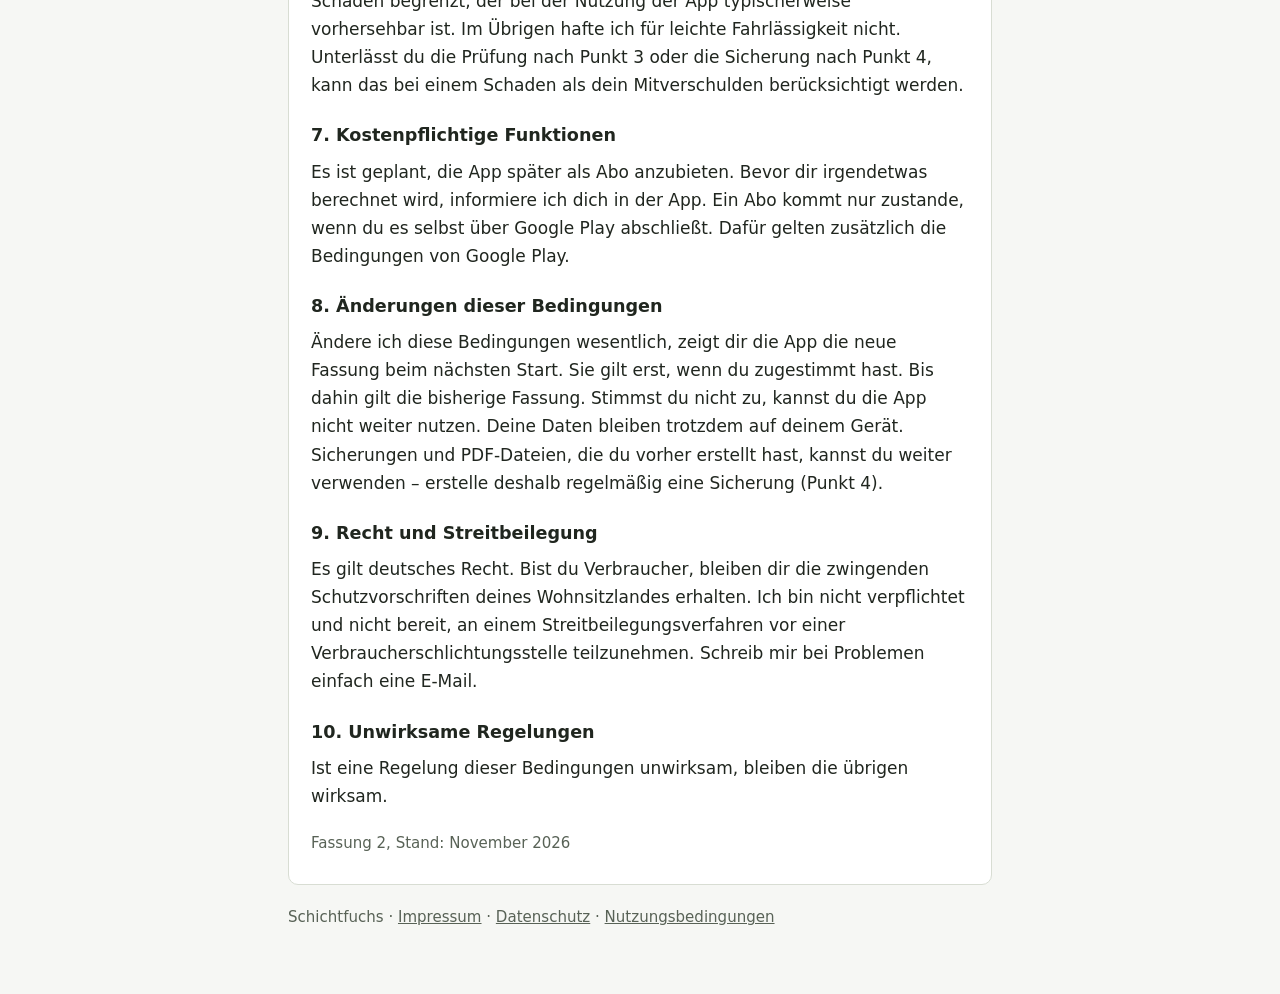
<file: nutzungsbedingungen.html>
<!doctype html>
<html lang="de">
<head>
<meta charset="utf-8">
<meta name="viewport" content="width=device-width, initial-scale=1">
<title>Nutzungsbedingungen – Schichtfuchs</title>
<link rel="stylesheet" href="style.css">
</head>
<body>
<header class="kopf">
  <a class="marke" href="./">🦊 Schichtfuchs</a>
  <nav><a href="impressum.html">Impressum</a><a href="datenschutz.html">Datenschutz</a><a href="nutzungsbedingungen.html">Nutzungsbedingungen</a></nav>
</header>
<main>

    <h1>Nutzungsbedingungen</h1>

    <h3>1. Anbieter und Geltung</h3>
    <p>Die App Schichtfuchs wird von Hakan Aydin angeboten (Anschrift im Impressum). Diese Bedingungen gelten für die Nutzung der App. Beim ersten Start stimmst du ihnen zu.</p>

    <h3>2. Was die App leistet</h3>
    <p>Schichtfuchs hilft dir, Dienstpläne zu erstellen, Stunden zu berechnen und Abwesenheiten zu verwalten. Die App läuft vollständig auf deinem Gerät. Sie ist derzeit kostenlos. Ich entwickle sie weiter, habe aber keine Pflicht, bestimmte Funktionen anzubieten, Fehler in einer bestimmten Zeit zu beheben oder die App dauerhaft bereitzustellen.</p>

    <h3>3. Du prüfst und entscheidest</h3>
    <p>Die App ist ein Hilfsmittel. Die Automatik macht Vorschläge, die verbindliche Entscheidung über einen Dienstplan triffst du oder dein Betrieb. Bitte prüfe selbst:</p>
    <ul>
      <li>die Vorgaben des Arbeitszeitgesetzes, des Jugendarbeitsschutzgesetzes und anderer Gesetze</li>
      <li>Tarifverträge, Betriebsvereinbarungen und Arbeitsverträge</li>
      <li>ob dein Arbeitgeber erlaubt, dass du die App im Betrieb nutzt und dort Daten von Mitarbeitern einträgst, auch auf einem privaten Gerät</li>
      <li>ob ein Betriebsrat der Einführung zustimmen muss (§ 87 Abs. 1 Nr. 6 BetrVG)</li>
    </ul>
    <p>Die Regeln und Standardwerte in der App, zum Beispiel Ruhezeiten, Pausen oder Höchststunden, sind Voreinstellungen ohne Gewähr. Sie ersetzen keine Rechtsberatung. Berechnete Stunden, Salden und Urlaubstage sind ungeprüft keine Grundlage für die Lohnabrechnung. Auch die Feiertage und Schulferien können Fehler enthalten oder sich ändern.</p>

    <h3>4. Deine Daten und Sicherungen</h3>
    <p>Deine Daten liegen nur auf deinem Gerät. Ich kann sie nicht wiederherstellen. Erstelle deshalb regelmäßig eine Sicherung und bewahre sie geschützt auf. Verschlüsselte Dateien lassen sich ohne Passwort nicht öffnen, auch nicht von mir. Für die Daten deiner Mitarbeiter bist du oder dein Betrieb verantwortlich (siehe Datenschutzerklärung).</p>

    <h3>5. Erlaubte Nutzung</h3>
    <p>Du darfst die App privat und in deinem Betrieb nutzen. Nicht erlaubt ist es, die App zu verändern, zurückzuentwickeln oder selbst weiterzuverkaufen, soweit das Gesetz es nicht ausdrücklich erlaubt. Für die eingebundenen Feriendaten gelten die Lizenzen der Datenquellen (siehe Impressum).</p>

    <h3>6. Haftung</h3>
    <p>Ich hafte unbeschränkt bei Vorsatz und grober Fahrlässigkeit, bei Verletzung von Leben, Körper oder Gesundheit, nach dem Produkthaftungsgesetz und wenn ich einen Mangel arglistig verschwiegen habe. Bei leichter Fahrlässigkeit hafte ich nur, wenn ich eine wesentliche Pflicht verletze. Das ist eine Pflicht, die die Nutzung der App überhaupt erst möglich macht und auf deren Einhaltung du vertrauen darfst. Die Haftung ist dann auf den Schaden begrenzt, der bei der Nutzung der App typischerweise vorhersehbar ist. Im Übrigen hafte ich für leichte Fahrlässigkeit nicht. Unterlässt du die Prüfung nach Punkt 3 oder die Sicherung nach Punkt 4, kann das bei einem Schaden als dein Mitverschulden berücksichtigt werden.</p>

    <h3>7. Kostenpflichtige Funktionen</h3>
    <p>Es ist geplant, die App später als Abo anzubieten. Bevor dir irgendetwas berechnet wird, informiere ich dich in der App. Ein Abo kommt nur zustande, wenn du es selbst über Google Play abschließt. Dafür gelten zusätzlich die Bedingungen von Google Play.</p>

    <h3>8. Änderungen dieser Bedingungen</h3>
    <p>Ändere ich diese Bedingungen wesentlich, zeigt dir die App die neue Fassung beim nächsten Start. Sie gilt erst, wenn du zugestimmt hast. Bis dahin gilt die bisherige Fassung. Stimmst du nicht zu, kannst du die App nicht weiter nutzen. Deine Daten bleiben trotzdem auf deinem Gerät. Sicherungen und PDF-Dateien, die du vorher erstellt hast, kannst du weiter verwenden – erstelle deshalb regelmäßig eine Sicherung (Punkt 4).</p>

    <h3>9. Recht und Streitbeilegung</h3>
    <p>Es gilt deutsches Recht. Bist du Verbraucher, bleiben dir die zwingenden Schutzvorschriften deines Wohnsitzlandes erhalten. Ich bin nicht verpflichtet und nicht bereit, an einem Streitbeilegungsverfahren vor einer Verbraucherschlichtungsstelle teilzunehmen. Schreib mir bei Problemen einfach eine E-Mail.</p>

    <h3>10. Unwirksame Regelungen</h3>
    <p>Ist eine Regelung dieser Bedingungen unwirksam, bleiben die übrigen wirksam.</p>
    <p class="stand">Fassung 2, Stand: November 2026</p>
  
</main>
<footer>Schichtfuchs · <a href="impressum.html">Impressum</a> · <a href="datenschutz.html">Datenschutz</a> · <a href="nutzungsbedingungen.html">Nutzungsbedingungen</a></footer>
</body>
</html>
</file>
<file: style.css>
:root{--bg:#f6f7f4;--flaeche:#fff;--text:#20261f;--leise:#586256;--linie:#d8ddd3;--akzent:#b4530f}
@media (prefers-color-scheme:dark){:root{--bg:#161a16;--flaeche:#1f241f;--text:#e8ece4;--leise:#a9b3a5;--linie:#343c33;--akzent:#f0a265;color-scheme:dark}}
*{box-sizing:border-box}
body{margin:0;background:var(--bg);color:var(--text);font:17px/1.65 system-ui,-apple-system,"Segoe UI",Roboto,sans-serif;padding:0 16px 64px}
header.kopf{max-width:44rem;margin:0 auto;padding:20px 0;display:flex;flex-wrap:wrap;gap:8px 20px;align-items:baseline}
header.kopf a.marke{font-weight:700;font-size:1.25rem;color:var(--text);text-decoration:none;margin-right:auto}
nav a{color:var(--akzent);margin-right:14px}
main{max-width:44rem;margin:0 auto;background:var(--flaeche);border:1px solid var(--linie);border-radius:10px;padding:22px 22px 28px}
h1,h2,h3{line-height:1.25;margin:0}
h1{font-size:1.9rem}h2{font-size:1.35rem;margin-top:1.6em}h3{font-size:1.1rem;margin-top:1.5em}
p,ul{margin:.6em 0 0}ul{padding-left:1.3em}li+li{margin-top:.3em}
a{color:var(--akzent);overflow-wrap:anywhere}
address{font-style:normal;margin-top:.6em}
.stand{color:var(--leise);font-size:.94rem;margin-top:1.4em}
footer{max-width:44rem;margin:20px auto 0;color:var(--leise);font-size:.94rem}
footer a{color:var(--leise)}
</file>
